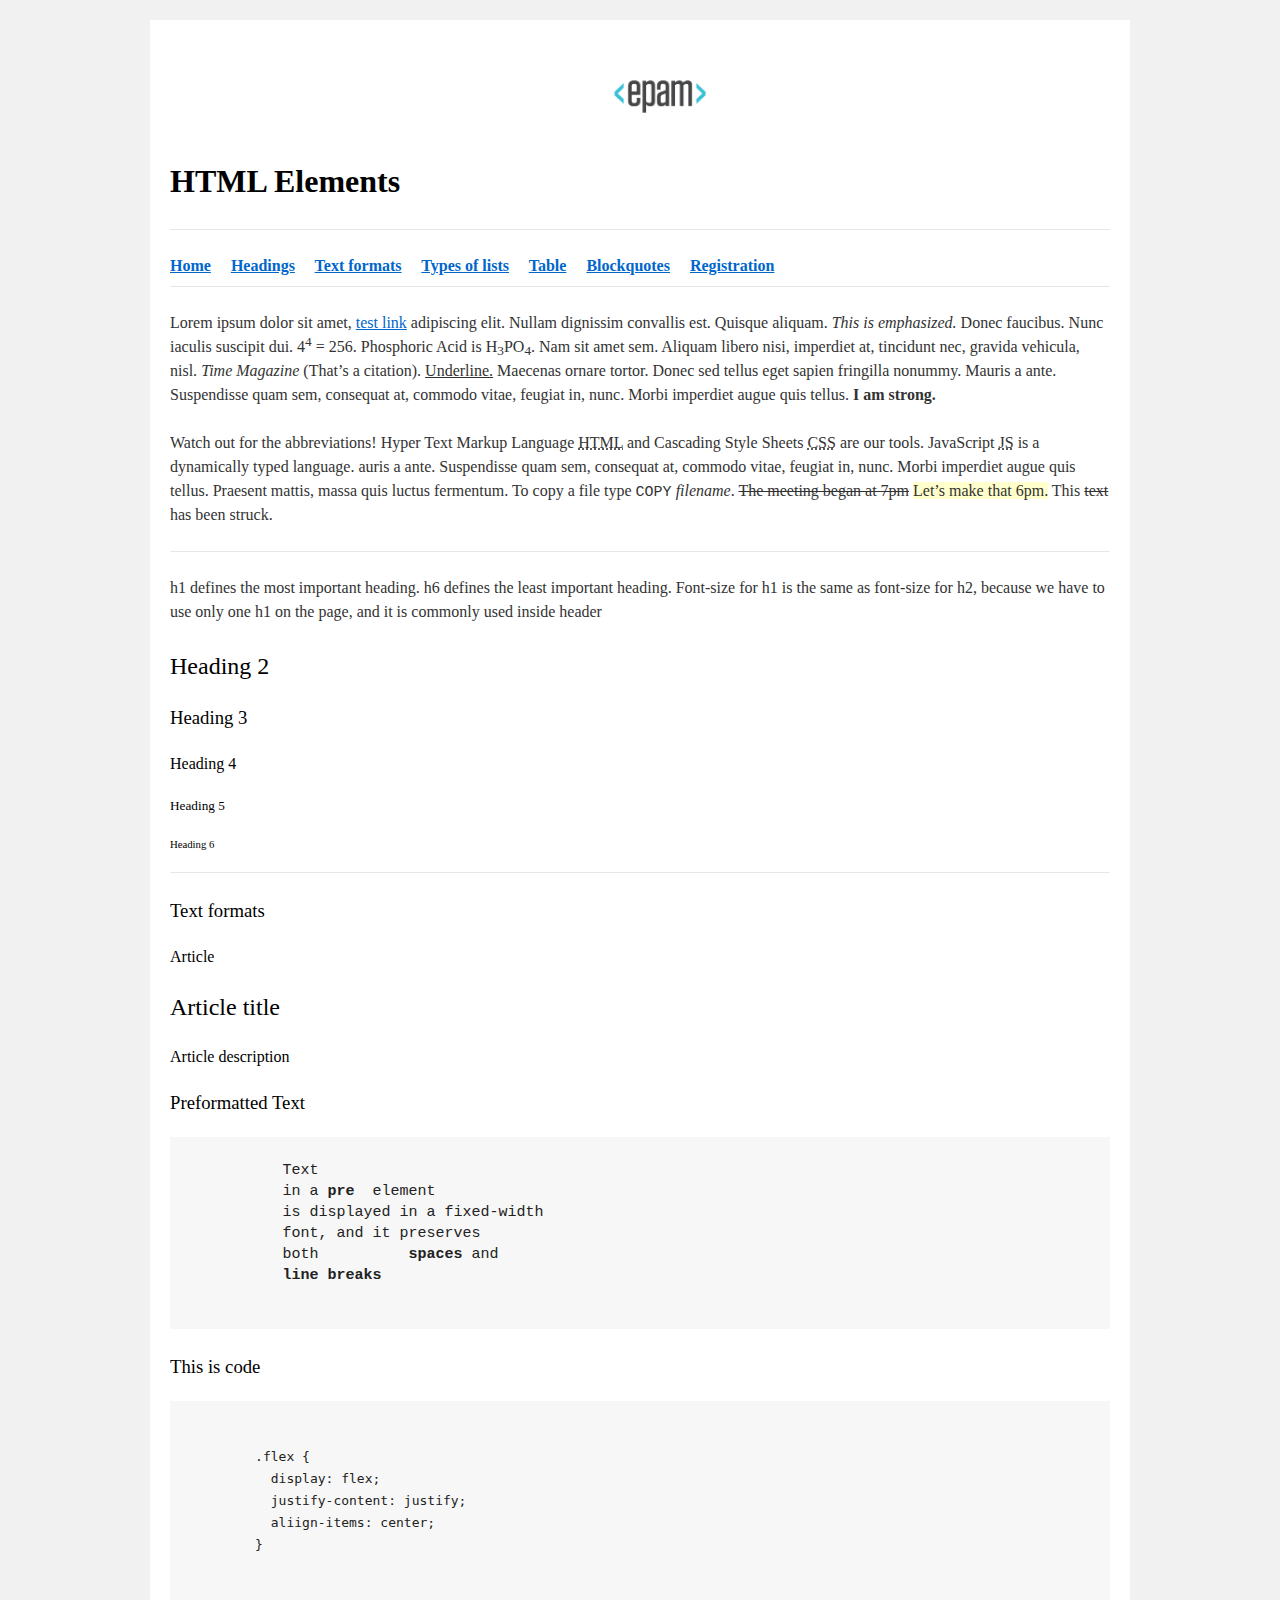
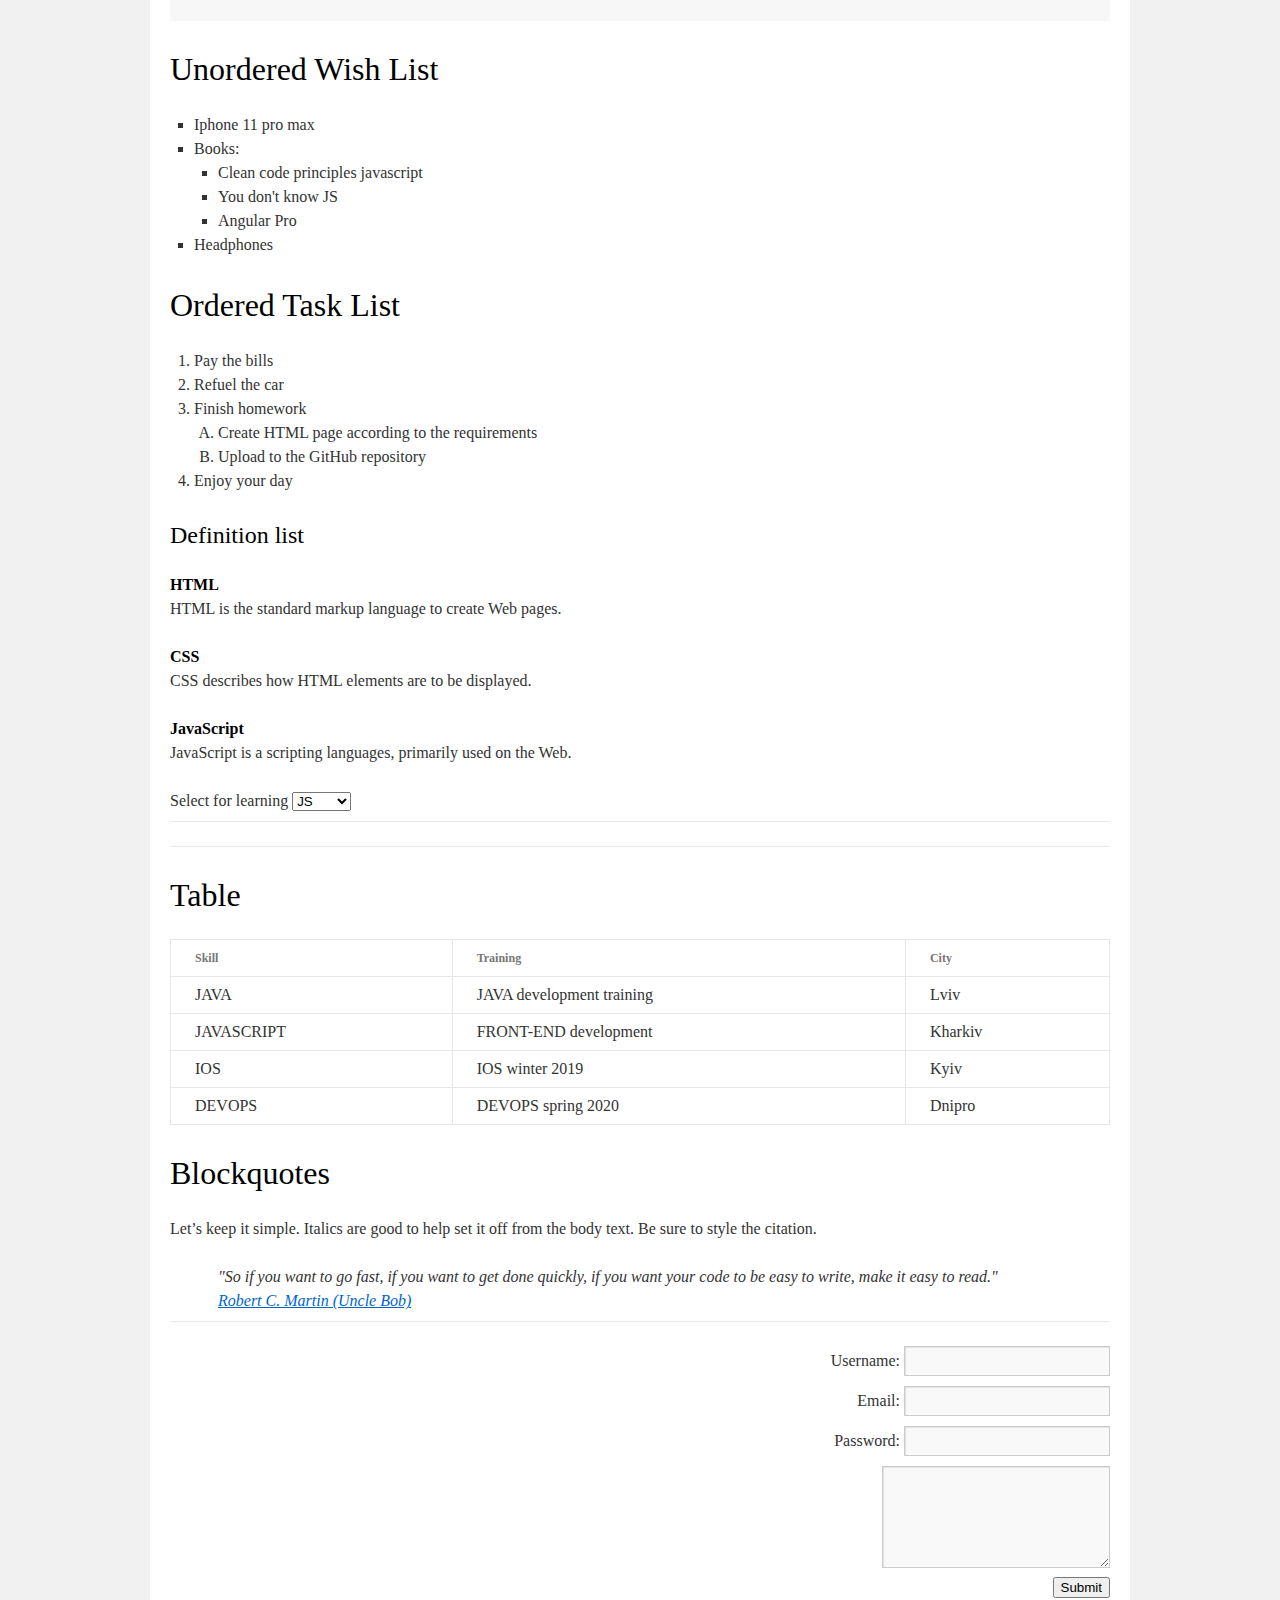
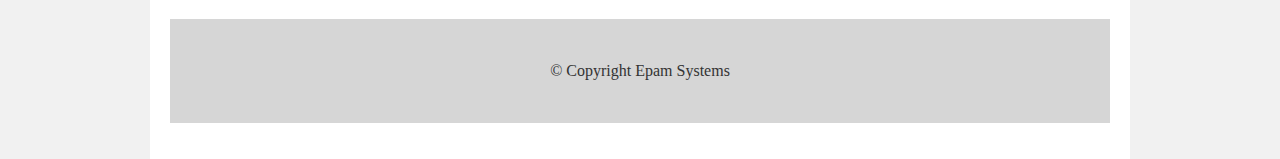
<file: FL12_HW1/homework/index.html>
<!DOCTYPE html>
<html lang="en">

<head>
  <meta charset="utf-8">
  <title>
    HTML Basics
  </title>
  <link rel="stylesheet" href="style.css">
</head>

<body>
  <div id="wrapper">
    <div id="main">
      <div id="container">
        <div id="content" role="main">
          
          <p>
              <img src="logo.png" width=150 alt="">
          </p>
  
 
  <h1><strong>HTML Elements </strong></h1> 
   
<p>
<hr>
<header>

             <nav>    
                    <strong>
                        <a href="#home">Home</a> &nbsp; &nbsp;
                        <a href="#headings">Headings</a> &nbsp; &nbsp;
                        <a href="#formats">Text formats</a> &nbsp; &nbsp;
                        <a href="#typesoflists">Types of lists</a> &nbsp; &nbsp;
                        <a href="#table">Table</a> &nbsp; &nbsp;
                        <a href="#blockquotes">Blockquotes</a> &nbsp; &nbsp;
                        <a href="#registration">Registration</a>
                    </strong>
               </nav>
             
  </header>
<hr>
 <p>  Lorem ipsum dolor sit amet,
<a href="#">test link</a>
adipiscing elit.
Nullam dignissim convallis est. Quisque aliquam.
<em>This is emphasized.</em>
Donec faucibus. Nunc iaculis suscipit dui. 4<sup>4</sup> = 256.
Phosphoric Acid is H<sub>3</sub>PO<sub>4</sub>.
Nam sit amet sem. Aliquam libero nisi, imperdiet at, tincidunt nec, gravida vehicula, nisl.
<cite>Time Magazine</cite>
(That’s a citation).
<u>Underline.</u>
Maecenas ornare tortor. Donec sed tellus eget sapien fringilla nonummy. Mauris a ante. Suspendisse quam sem, consequat at, commodo vitae, feugiat in, nunc. Morbi imperdiet augue quis tellus.
<strong>I am strong.</strong> 
</p>
  
<p>
Watch out for the abbreviations!
Hyper Text Markup Language <abbr title="Hyper Text Markup Language">HTML</abbr>
and
Cascading Style Sheets <abbr title="Cascading Style Sheets">CSS</abbr>
are our tools.
JavaScript <abbr title="JavaScript">JS</abbr>
is a dynamically typed language.
auris a ante. Suspendisse quam sem, consequat at, commodo vitae, feugiat in, nunc. Morbi imperdiet augue quis tellus. Praesent mattis, massa quis luctus fermentum. To copy a file type
<kbd>COPY</kbd>
<em>filename</em>.
<del>The meeting began at 7pm</del> 
<ins>Let’s make that 6pm.</ins>
This <del>text</del> has been struck.
</p>   
<hr> 
<p id="headings">  
  h1 defines the most important heading. h6 defines the least important heading. Font-size for h1 is the same as font-size for h2, because we have to use only one h1 on the page, and it is commonly used inside header     
</p>
<h2>Heading 2</h2>
<h3>Heading 3</h3>
<h4>Heading 4</h4>
<h5>Heading 5</h5>
<h6>Heading 6</h6>
<hr>

  <header id="formats"><h3>Text formats</h3></header>
<h4>Article</h4> 


<header><h2>Article title</h2></header>
<h4>Article description</h4>


<header><h3>Preformatted Text</h3></header>

      <pre>
          Text
          in a <b>pre</b>  element
          is displayed in a fixed-width
          font, and it preserves
          both          <b>spaces</b> and
          <b>line breaks</b>
      </pre>

<header><h3>This is code</h3></header>

  <pre>
    <code>
        .flex {
          display: flex;
          justify-content: justify;
          aliign-items: center;
        }
    </code>
  </pre>



<h1 id="typesoflists">Unordered Wish List</h1>

     <ul>
       <li>Iphone 11 pro max</li>
       <li>Books:
          <ul>
              <li>Clean code principles javascript</li>
              <li>You don't know JS</li>
              <li>Angular Pro</li>
            </ul>
       </li>
       
       <li>Headphones</li>
     </ul>
<h1>Ordered Task List</h1>

    <ol type=1>
       <li>Pay the bills</li>
       <li>Refuel the car</li>
       <li>Finish homework
          <ol type=A>
              <li>Create HTML page according to the requirements</li>
              <li>Upload to the GitHub repository</li>
           </ol>
       </li>
       
       <li>Enjoy your day</li>
    </ol>
<h2>Definition list</h2>
      <dl>
          <dt>HTML</dt>
          <dd>HTML is the standard markup language to create Web pages.</dd>
          <dt>CSS</dt>
          <dd>CSS describes how HTML elements are to be displayed.</dd>
          <dt>JavaScript</dt>
          <dd>JavaScript is a scripting languages, primarily used on the Web.</dd>
      </dl>

<label >Select for learning 
  <select>
<option value="">JS</option>
<option value="">HTML</option>
<option value="">CSS</option>
  </select>
</label>
<hr><hr>
<h1 id="table">Table</h1>
<table>
     <tr>
        <th>Skill</th>
        <th>Training </th>       
        <th>City </th>
     </tr>
     <tr>
         <td>JAVA</td>
         <td>JAVA development training</td>
         <td>Lviv</td>
     </tr>
     <tr>
         <td>JAVASCRIPT</td>
         <td>FRONT-END development</td>
         <td>Kharkiv</td>
     </tr>
     <tr>
         <td>IOS</td>
         <td>IOS winter 2019</td>
         <td>Kyiv</td>
     </tr>
     <tr>
         <td>DEVOPS</td>
         <td>DEVOPS spring 2020</td>
         <td>Dnipro</td>
     </tr>

</table>
<h1 id="blockquotes">Blockquotes</h1>
 <p>Let’s keep it simple. Italics are good to help set it off from the body text.
 Be sure to style the citation.</p>
<blockquote> 
"So if you want to go fast, if you want to get done quickly, 
if you want your code to be easy to write, make it easy to read."<br>
<a href="#">Robert C. Martin (Uncle Bob)</a>
</blockquote>
<hr>

<form id="registration">
<label >Username: <input type="text"></label>
<br>
<label >Email: <input type="text"></label>
<br>
<label >Password: <input type="password"></label>
<br>
<textarea  cols="23" rows="4"></textarea>
<br>
<button type="submit" >Submit</button>
</form>

<footer>
  <span>&copy; Copyright Epam Systems</span>
</footer>
</div>
      </div>
    </div>
  </div>
</body>

</html>
</file>
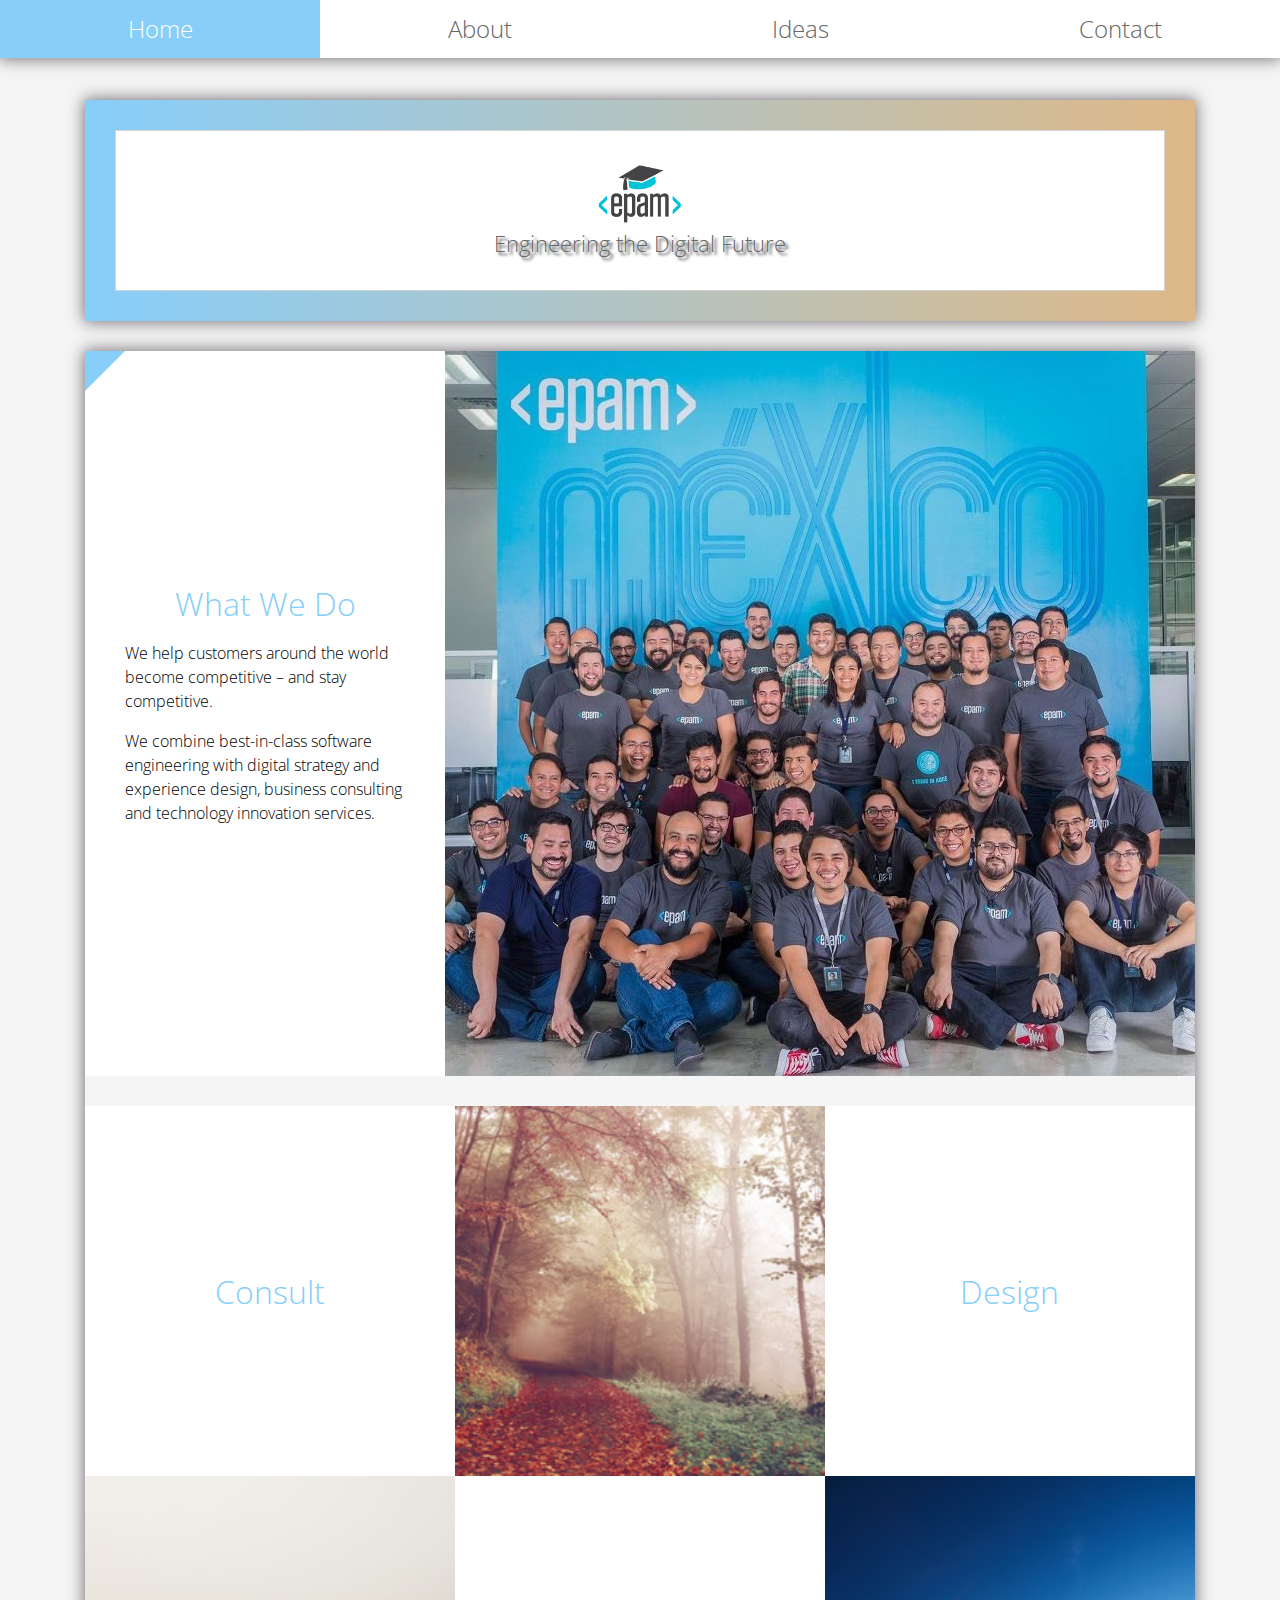
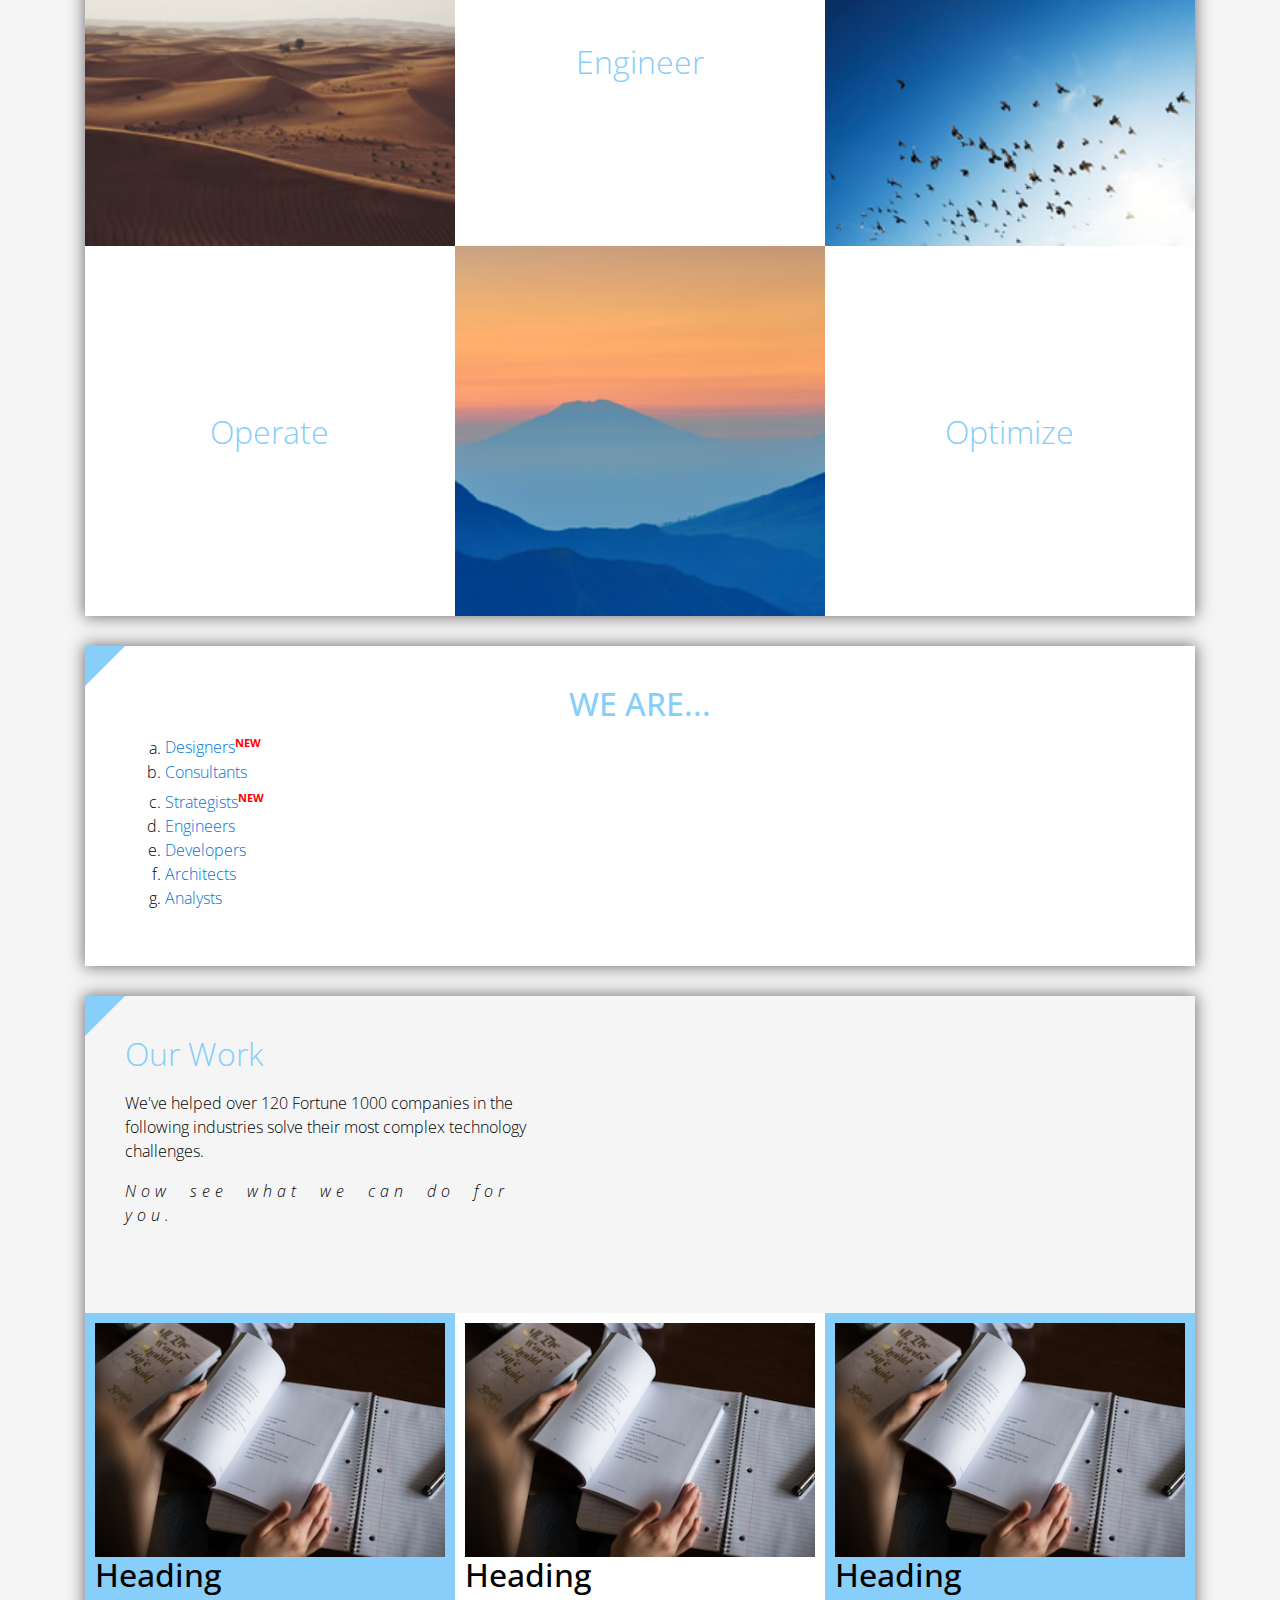
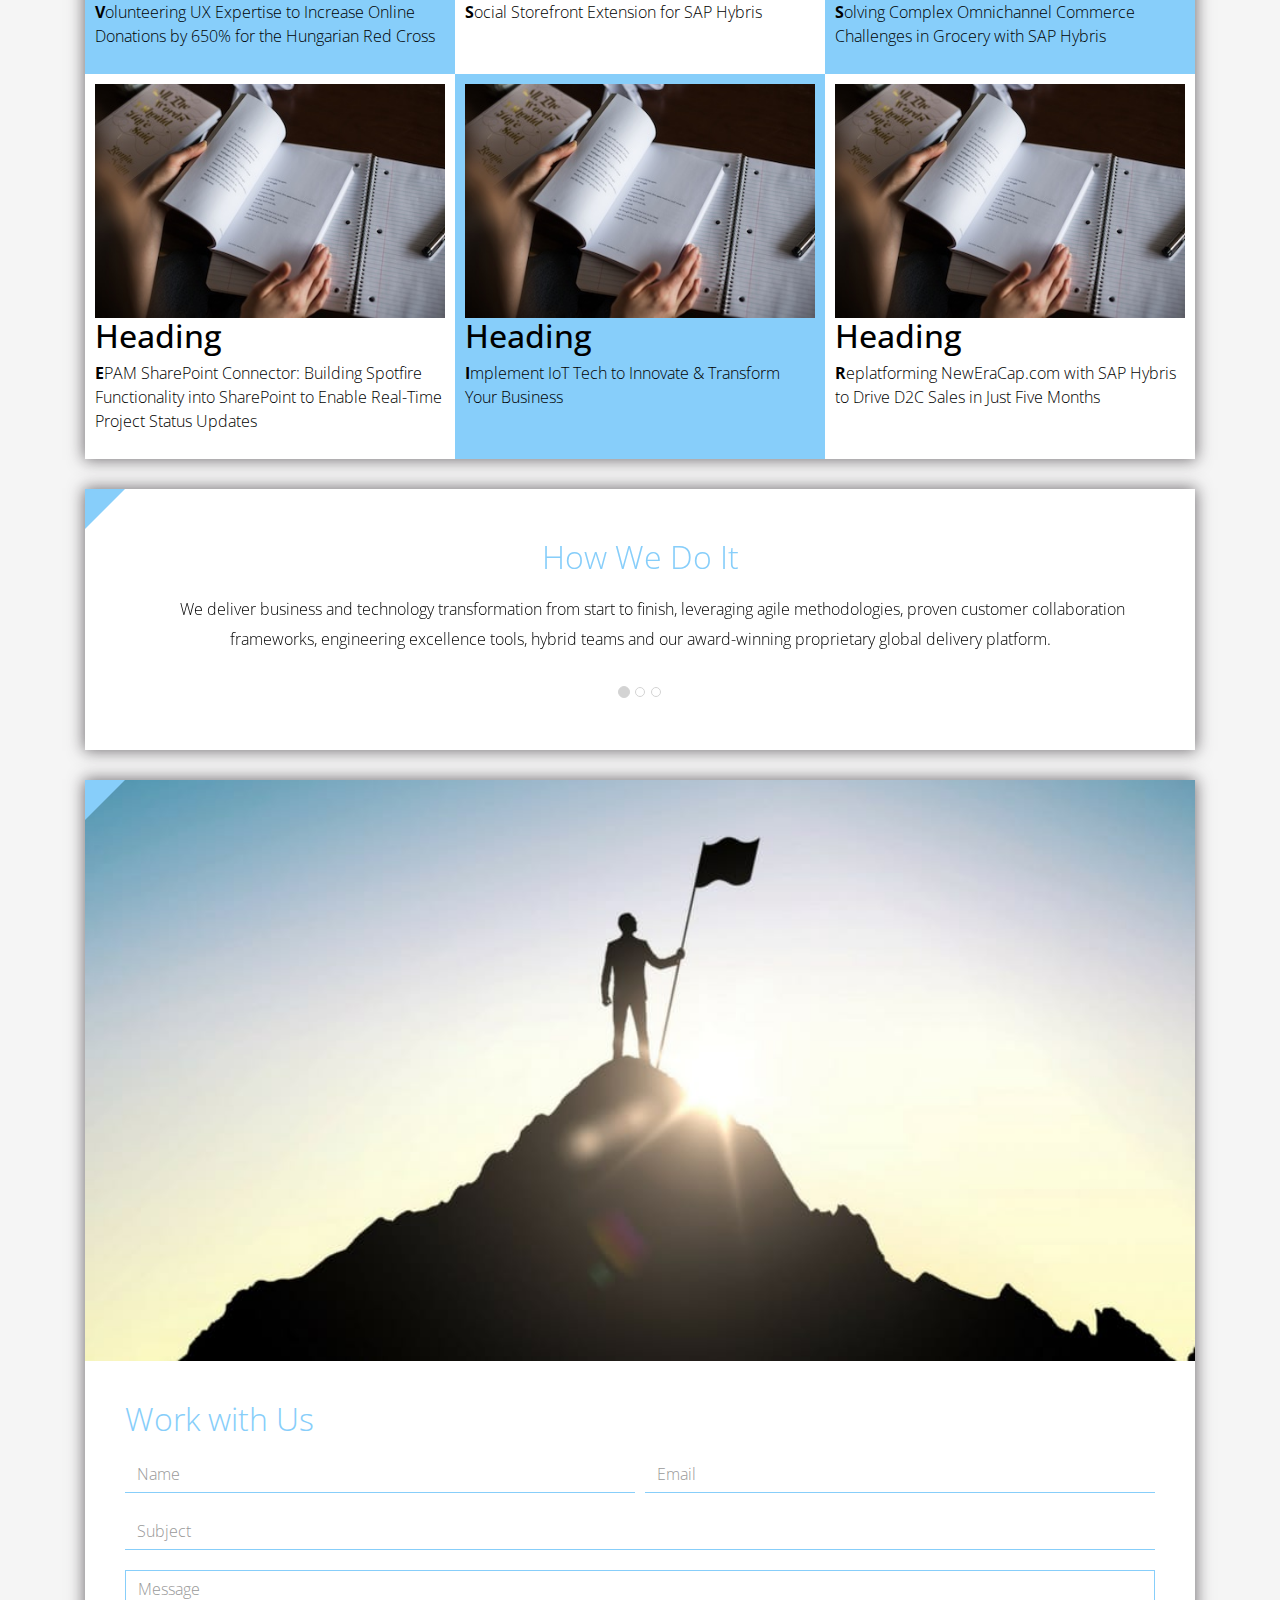
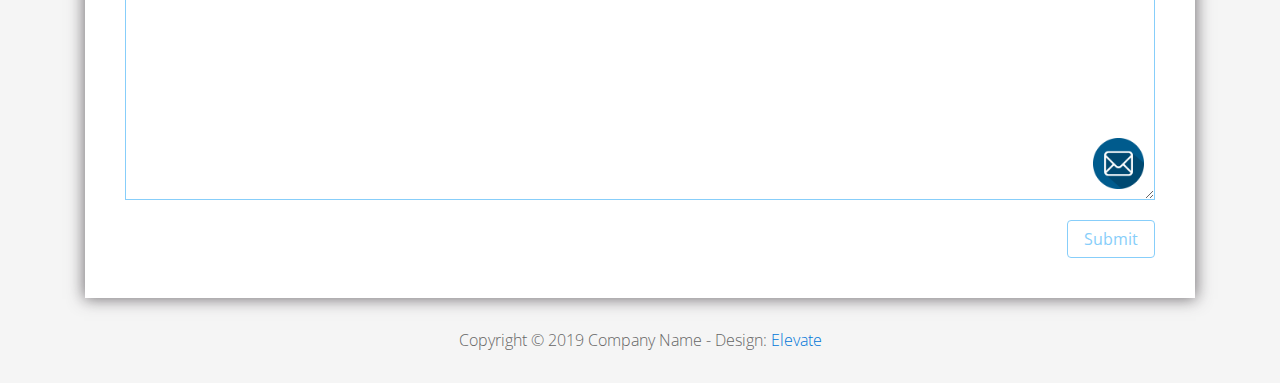
<file: FL12_HW2/homework/index.html>
<!DOCTYPE html>
<html lang="en">
<head>
  <meta charset="utf-8">
  <meta http-equiv="X-UA-Compatible" content="IE=edge">
  <meta name="viewport" content="width=device-width, initial-scale=1">

  <title>CSS Basics HW</title>



  <!-- load stylesheets -->
  <link rel="stylesheet" href="http://fonts.googleapis.com/css?family=Open+Sans:300,400">
  <!-- Google web font "Open Sans" -->
  <link rel="stylesheet" href="css/bootstrap.min.css">
  <!-- Bootstrap style -->
  <link rel="stylesheet" href="css/general.css">
  <link rel="stylesheet" href="css/style.css">
  <!-- Templatemo style -->
</head>

<body>
<div class="container">

  <div class="tm-sidebar">
    <nav class="tm-main-nav">
      <ul>
        <li class="tm-nav-item"><a href="#home" class="tm-nav-item-link">Home</a></li>
        <li class="tm-nav-item"><a href="#about" class="tm-nav-item-link">About</a></li>
        <li class="tm-nav-item"><a href="#ideas" class="tm-nav-item-link">Ideas</a></li>
        <li class="tm-nav-item"><a href="#contact" class="tm-nav-item-link">Contact</a></li>
      </ul>
    </nav>
  </div>

  <div class="tm-main-content">

    <div id="home" class="tm-content-box tm-content-header margin-b-10">
      <div class="tm-banner">
        <div class="tm-banner-inner">
          <img src="img/epam_logo.png" width="100" alt="">
          <p class="tm-banner-text">Engineering the Digital Future</p>
        </div>
      </div>
    </div>

    <section>
      <div class="tm-content-box flex-2-col">

        <div class="padding-medium flex-item tm-team-description-container flex-item">
          <h2 class="tm-section-title">What We Do</h2>
          <p class="tm-section-description">We help customers around the world become competitive – and stay competitive.</p>
          <p class="tm-section-description"> We combine best-in-class software engineering with digital strategy and experience design, business consulting and technology innovation services.</p>
        </div>
        <div class="flex-item tm-team-img">
          <img src="img/epam-mexico.jpg" alt="epam-mexico">
        </div>

      </div>

      <div id="about" class="tm-content-box">

        <ul class="boxes gallery-container">
          <li class="box box-bg">
            <h2 class="tm-section-title tm-section-title-box tm-box-bg-title">Consult</h2>
          </li>
          <li class="box">
            <a href="img/idea-large-01.jpg">
              <img src="img/idea-01.jpg" alt="Image" class="img-fluid thumbnail box-img">
            </a>
          </li>
          <li class="box box-bg">
            <h2 class="tm-section-title tm-section-title-box tm-box-bg-title">Design</h2>
          </li>
          <li class="box">
            <a href="img/idea-large-02.jpg">
              <img src="img/idea-02.jpg" alt="Image" class="img-fluid thumbnail box-img">
            </a>
          </li>
          <li class="box box-bg">
            <h2 class="tm-section-title tm-section-title-box tm-box-bg-title">Engineer</h2>
          </li>
          <li class="box">
            <a href="img/idea-large-03.jpg">
              <img src="img/idea-03.jpg" alt="Image" class="img-fluid thumbnail box-img">
            </a>
          </li>
          <li class="box box-bg">
            <h2 class="tm-section-title tm-section-title-box tm-box-bg-title">Operate</h2>
          </li>
          <li class="box">
            <a href="img/idea-large-04.jpg">
              <img src="img/idea-04.jpg" alt="Image" class="img-fluid thumbnail box-img">
            </a>
          </li>
          <li class="box box-bg">
            <h2 class="tm-section-title tm-section-title-box tm-box-bg-title">Optimize</h2>
          </li>
        </ul>

      </div>

    </section>

    <!-- slider -->
    <section class="heading tm-content-box">
      <div class="padding-medium">
        <h2> WE ARE...</h2>
        <ol>
          <li><a href="index.html" class="text">Designers</a></li>
          <li><a href="index.html">Consultants</a></li>
          <li><a href="#" class="text">Strategists</a></li>
          <li><a href="#">Engineers</a></li>
          <li><a href="#">Developers</a></li>
          <li><a href="#">Architects</a></li>
          <li><a href="#">Analysts</a></li>
        </ol>
      </div>
    </section>

    <section class="blocks">
      <div class="padding-medium flex-item tm-team-description-container">
        <h2 class="tm-section-title">Our Work</h2>
        <p class="tm-section-description">We've helped over 120 Fortune 1000 companies in the following industries solve their most complex technology challenges. </p>
        <p class="tm-section-description"> Now see what we can do for you.</p>
      </div>
      <div class="tm-content-box flex-2-col">
      </div>
      <div  class="tm-content-box">
        <ul class="boxes gallery-container">
          <li class="box box-work">
            <img src="img/study.jpeg" alt="Image" class="img-fluid">
            <div>
              <h2>Heading</h2>
              <p>Volunteering UX Expertise to Increase Online Donations by 650% for the Hungarian Red Cross</p>
            </div>
          </li>
          <li class="box box-work">
            <img src="img/study.jpeg" alt="Image" class="img-fluid">
            <div>
              <h2>Heading</h2>
              <p>Social Storefront Extension for SAP Hybris</p>
            </div>
          </li>
          <li class="box box-work">
            <img src="img/study.jpeg" alt="Image" class="img-fluid">
            <div>
              <h2>Heading</h2>
              <p>Solving Complex Omnichannel Commerce Challenges in Grocery with SAP Hybris</p>
            </div>
          </li>
          <li class="box box-work">
            <img src="img/study.jpeg" alt="Image" class="img-fluid">
            <div>
              <h2>Heading</h2>
              <p>EPAM SharePoint Connector: Building Spotfire Functionality into SharePoint to Enable Real-Time Project Status Updates</p>
            </div>
          </li>
          <li class="box box-work">
            <img src="img/study.jpeg" alt="Image" class="img-fluid">
            <div>
              <h2>Heading</h2>
              <p>Implement IoT Tech to Innovate &amp; Transform Your Business</p>
            </div>
          </li>
          <li class="box box-work">
            <img src="img/study.jpeg" alt="Image" class="img-fluid">
            <div>
              <h2>Heading</h2>
              <p>Replatforming NewEraCap.com with SAP Hybris to Drive D2C Sales in Just Five Months</p>
            </div>
          </li>
        </ul>

      </div>
    </section>

    <section id="ideas">
      <div id="tmCarousel" class="carousel slide tm-content-box" data-ride="carousel">

        <ol class="carousel-indicators">
          <li data-target="#tmCarousel" data-slide-to="0" class="active"></li>
          <li data-target="#tmCarousel" data-slide-to="1" class=""></li>
          <li data-target="#tmCarousel" data-slide-to="2" class=""></li>
        </ol>

        <div class="carousel-inner" role="listbox">

          <div class="carousel-item active">
            <div class="carousel-content">
              <div class="flex-item">
                <h2 class="tm-section-title">How We Do It</h2>
                <p class="tm-section-description carousel-description">We deliver business and technology transformation from start to finish, leveraging agile methodologies, proven customer collaboration frameworks, engineering excellence tools, hybrid teams and our award-winning proprietary global delivery platform.</p>
              </div>
            </div>
          </div>

          <div class="carousel-item">
            <div class="carousel-content">
              <div class="flex-item">
                <h2 class="tm-section-title">Our Clients</h2>
                <p class="tm-section-description carousel-description">Lorem ipsum dolor sit amet,
                  consectetur adipiscing elit. Quisque vel nisi pharetra nibh varius pharetra ac
                  sagittis nisi. Etiam pharetra vestibulum hendrerit. Pellentesque interdum metus
                  sed massa rutrum.</p>
              </div>
            </div>
          </div>

          <div class="carousel-item">
            <div class="carousel-content">
              <div class="flex-item">
                <h2 class="tm-section-title">Our Projects</h2>
                <p class="tm-section-description carousel-description">Donec ex libero, fringilla
                  vitae purus sit amet, rhoncus pharetra lorem. Pellentesque id sem id lacus
                  ultricies vehicula. Aliquam rutrum mi non. Pellentesque interdum metus sed massa
                  rutrum.</p>
              </div>
            </div>
          </div>

        </div>

      </div>
    </section>

    <section class="tm-content-box">
      <img src="img/contact-us.jpg" alt="Contact image" class="img-fluid img-contact-us">

      <div id="contact" class="padding-medium">
        <h2 class="tm-section-title">Work with Us</h2>
        <form action="#contact" method="get" class="contact-form">

          <div class="form-group col-xs-12 col-sm-12 col-md-6 col-lg-6 form-group-2-col-left">
            <input type="text" id="contact_name" name="contact_name" class="form-control"
                   placeholder="Name" required/>
          </div>
          <div class="form-group col-xs-12 col-sm-12 col-md-6 col-lg-6 form-group-2-col-right mandatory-field">
            <input type="email" id="contact_email" name="contact_email" class="form-control"
                   placeholder="Email" required/>
          </div>
          <div class="form-group">
            <input type="text" id="contact_subject" name="contact_subject" class="form-control"
                   placeholder="Subject" required/>
          </div>
          <div class="form-group">
            <textarea id="contact_message" name="contact_message" class="form-control" rows="9"
                      placeholder="Message" required></textarea>
          </div>

          <button type="submit" class="btn btn-primary submit-btn">Submit</button>

        </form>
      </div>
    </section>

    <footer class="tm-footer">
      <p class="text-xs-center">Copyright &copy; 2019 Company Name

        - Design: <a rel="nofollow" href="http://www.templatemo.com/tm-481-elevate"
                     target="_parent">Elevate</a></p>
    </footer>

  </div>

</div>

</body>
</html>
</file>
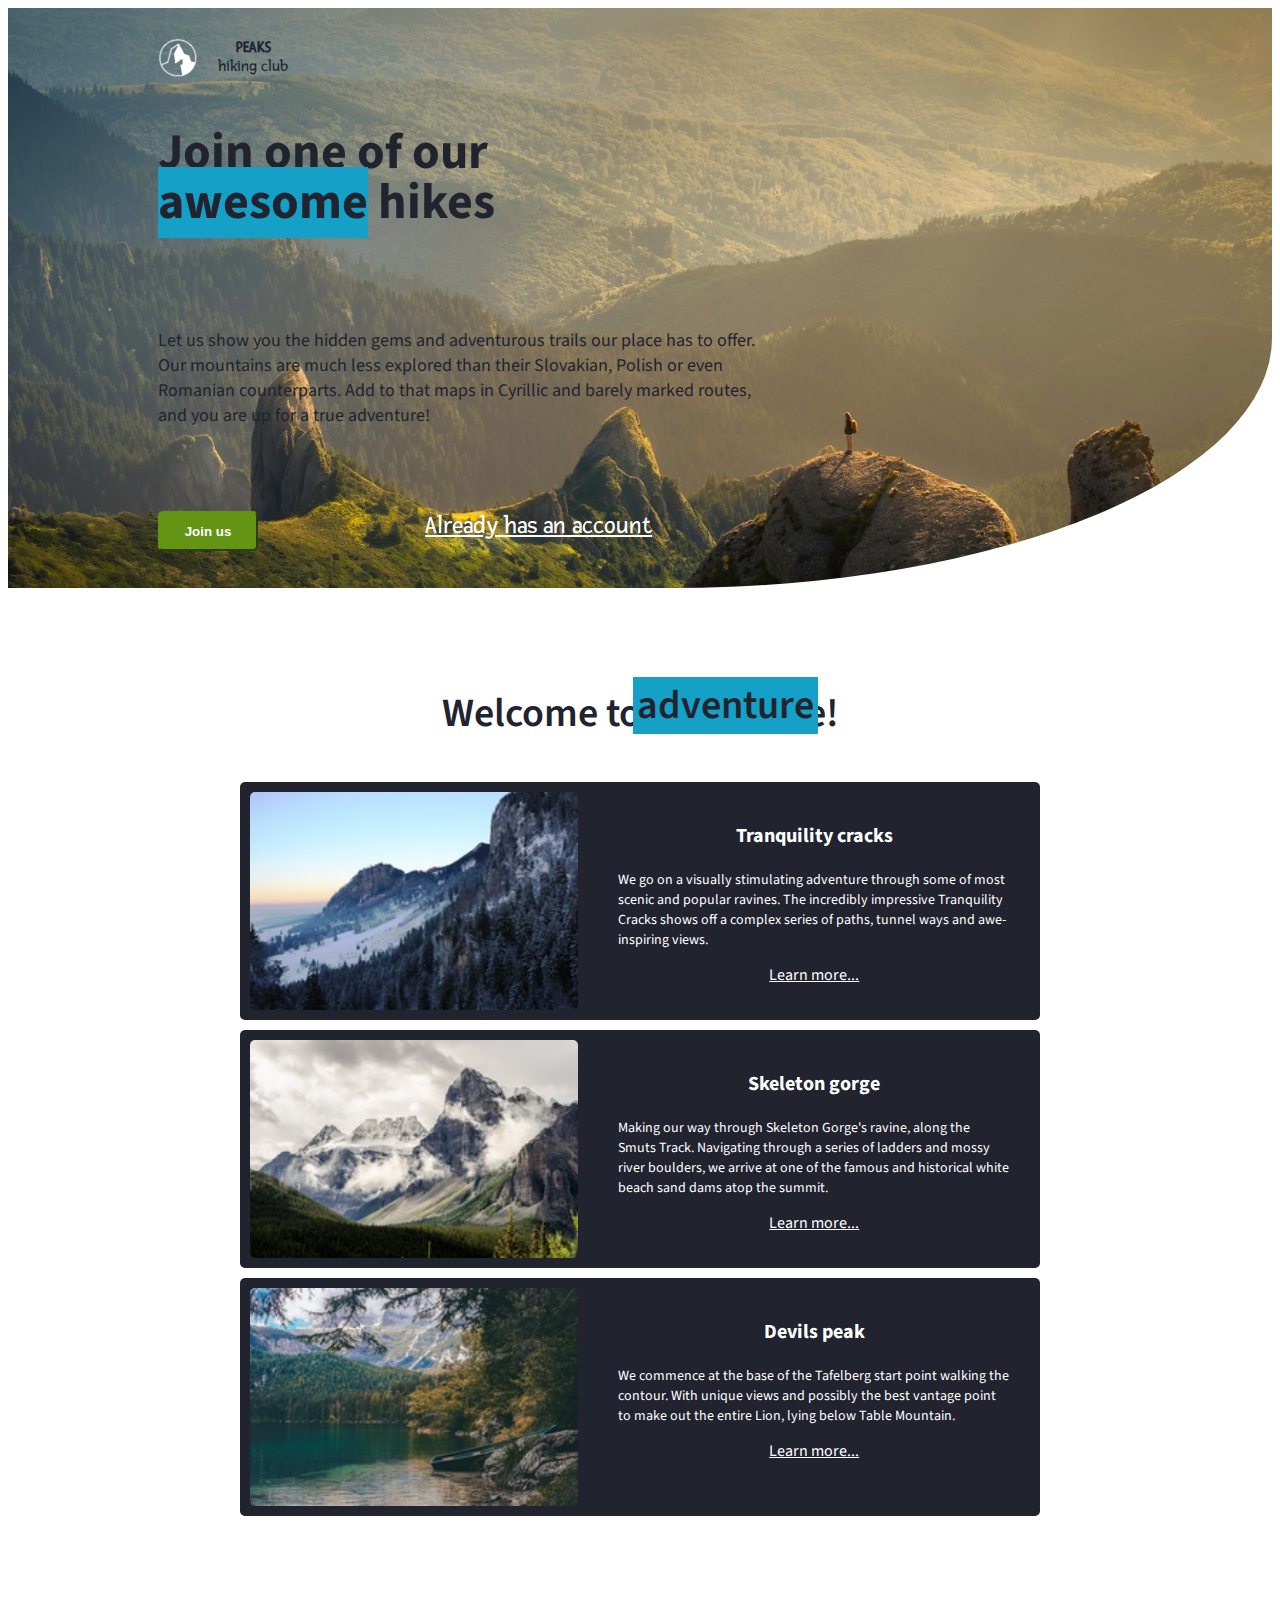
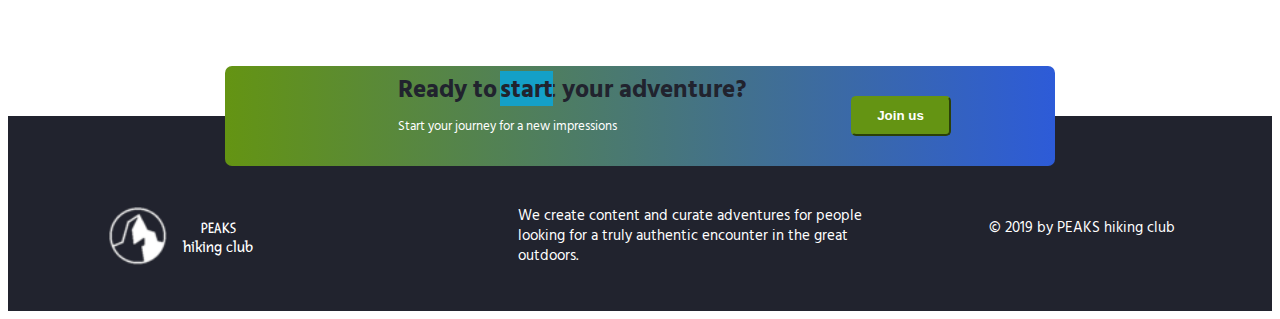
<file: FL12_HW3/homework/index.html>
<!DOCTYPE html>
<html lang="en">

<head>
    <meta charset="UTF-8">
    <meta name="viewport" content="width=device-width, initial-scale=1.0">
    <meta http-equiv="X-UA-Compatible" content="ie=edge">
    <link href="https://fonts.googleapis.com/css?family=Hind:400,600%7CSource+Sans+Pro:400,600,700%7CFresca"
          rel="stylesheet"/>

    <!-- Styles should be switched here: -->

    <link rel="stylesheet" type="text/css" href="css/style1.css">
    <!--     <link rel="stylesheet" type="text/css" href="css/style2.css">-->

    <title>PEAKS hiking club</title>
</head>

<body>
<header class="header">
    <div class="header-wrap">
        <div class="landing-logo">
            <img src="img/m-logo.png" alt="logo"/>
            <p>PEAKS<span>hiking club</span></p>
        </div>
        <p class="header_heading">
            Join one of our awesome hikes
        </p>
        <p class="header_text">
            Let us show you the hidden gems and adventurous trails our place has to offer.
            Our mountains are much less explored than their Slovakian,
            Polish or even Romanian counterparts. Add to that maps in Cyrillic and barely marked routes,
            and you are up for a true adventure!
        </p>
        <div>
            <button class="header_button">Join us</button>
            <a href="#" class="login">Already has an account</a>
        </div>
    </div>
</header>
<main class="section">
    <p class="section_text">
        Welcome to adventure!
    </p>
    <div class="section_card_wrap">
        <div class="section_card">
            <img class="section_card_img"
                 src="img/m-1.jpg"
                 alt="experts"/>
            <div class="section_card_right_container">
                <p class="section_card_heading">
                    Tranquility cracks
                </p>
                <p class="section_card_text">
                    We go on a visually stimulating adventure through some of most scenic and popular ravines.
                    The incredibly impressive Tranquility Cracks shows off a complex series of paths, tunnel ways and
                    awe-inspiring views.
                </p>
                <a href="#" class="section_link">Learn more...</a>
            </div>
        </div>
        <div class="section_card">
            <img class="section_card_img"
                 src="img/m-2.jpg"
                 alt="content formats"/>
            <div class="section_card_right_container">
                <p class="section_card_heading">
                    Skeleton gorge
                </p>
                <p class="section_card_text">
                    Making our way through Skeleton Gorge's ravine, along the Smuts Track.
                    Navigating through a series of ladders and mossy river boulders, we arrive at one of the famous and
                    historical white beach sand dams atop the summit.
                </p>
                <a href="#" class="section_link">Learn more...</a>
            </div>
        </div>
        <div class="section_card">
            <img class="section_card_img"
                 src="img/m-3.jpg"
                 alt="certificate"/>
            <div class="section_card_right_container">
                <p class="section_card_heading">
                    Devils peak
                </p>
                <p class="section_card_text">
                    We commence at the base of the Tafelberg start point walking the contour.
                    With unique views and possibly the best vantage point to make out the entire Lion, lying below Table
                    Mountain.
                </p>
                <a href="#" class="section_link">Learn more...</a>
            </div>
        </div>
    </div>
    <div class="section_banner">
        <div class="section_banner_text_wrap">
            <p class="section_banner_heading">
                Ready to start your adventure?
            </p>
            <p class="section_banner_text">
                Start your journey for a new impressions
            </p>
        </div>
        <button class="section_banner_button">Join us</button>
    </div>
</main>
<footer class="footer">
    <div class="footer-wrap">
        <div class="footer_logo landing-logo">
            <img src="img/m-logo.png" alt="logo"/>
            <p>PEAKS<span>hiking club</span></p>
        </div>
        <p class="footer_text">
            We create content and curate adventures for people looking for a truly authentic encounter in the great
            outdoors.
        </p>
        <span class="footer-cr">
          &copy; 2019 by PEAKS hiking club
        </span>
    </div>
</footer>
</body>

</html>
</file>
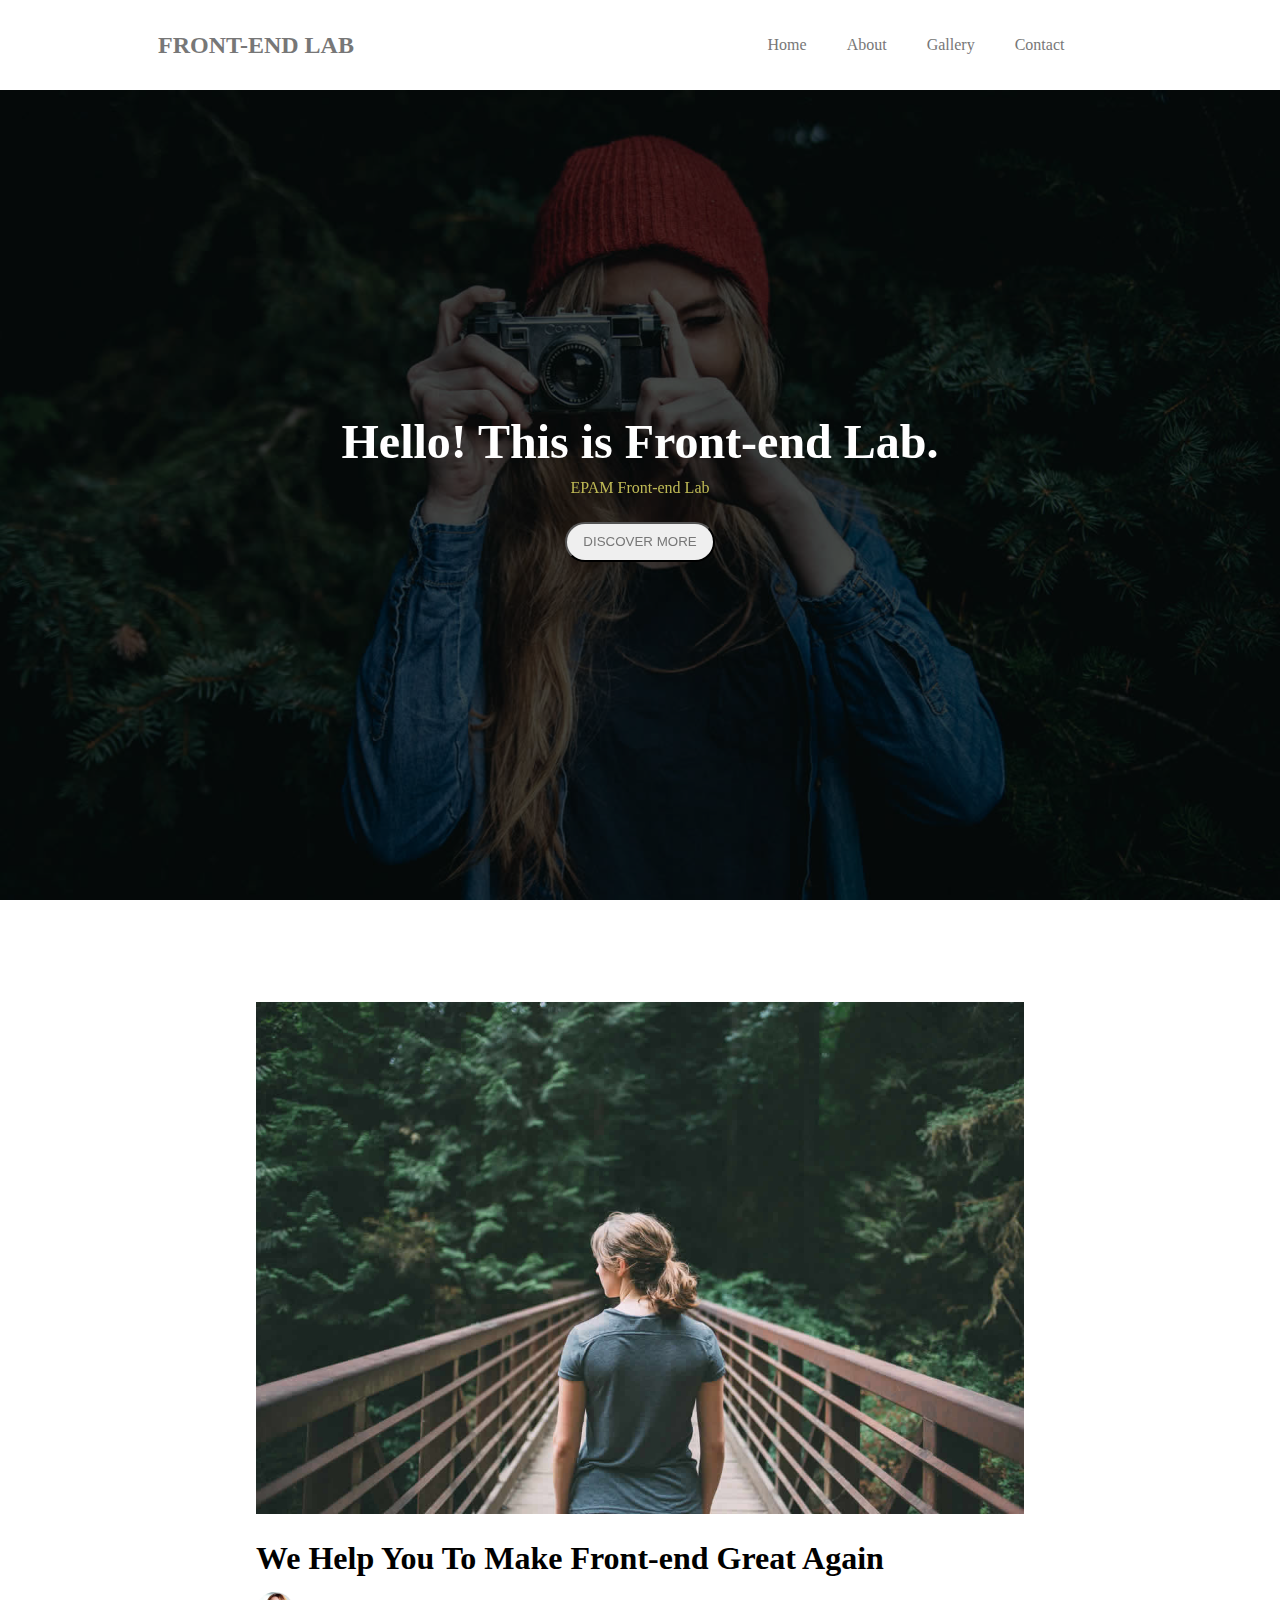
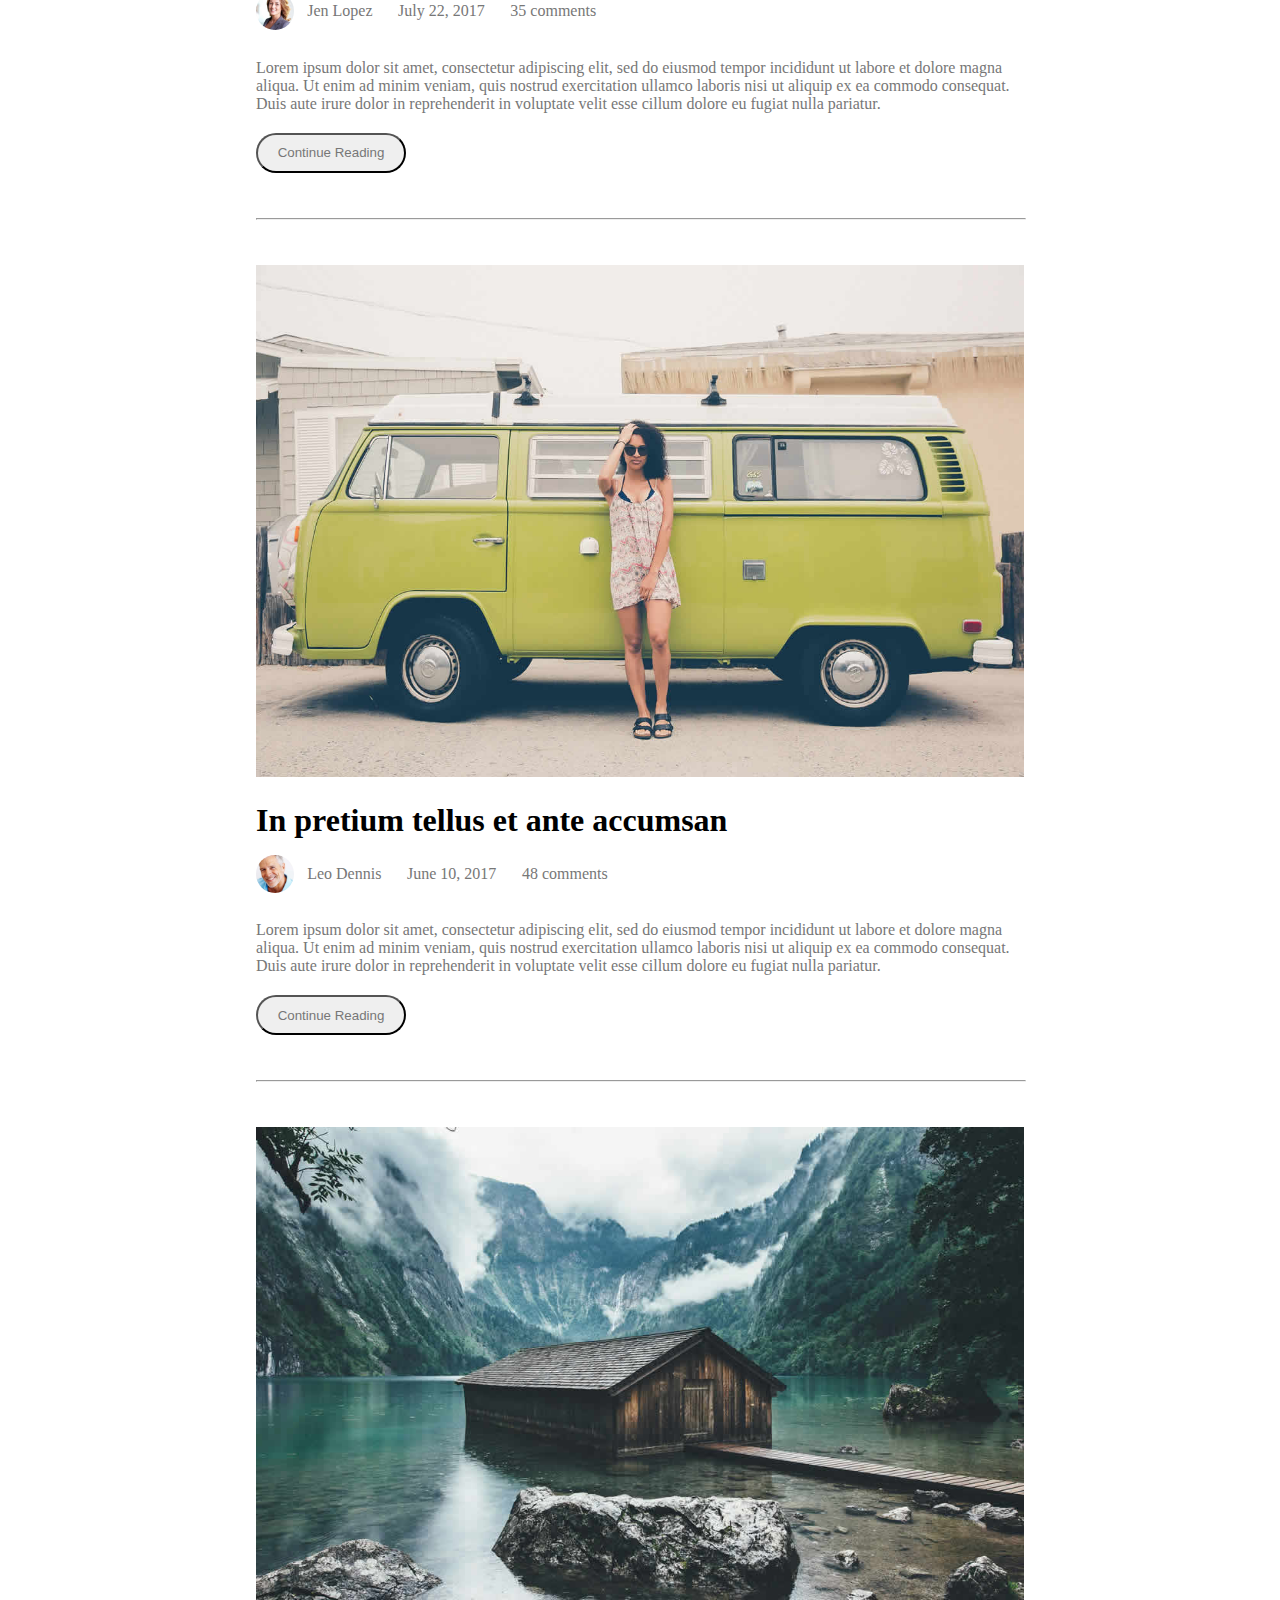
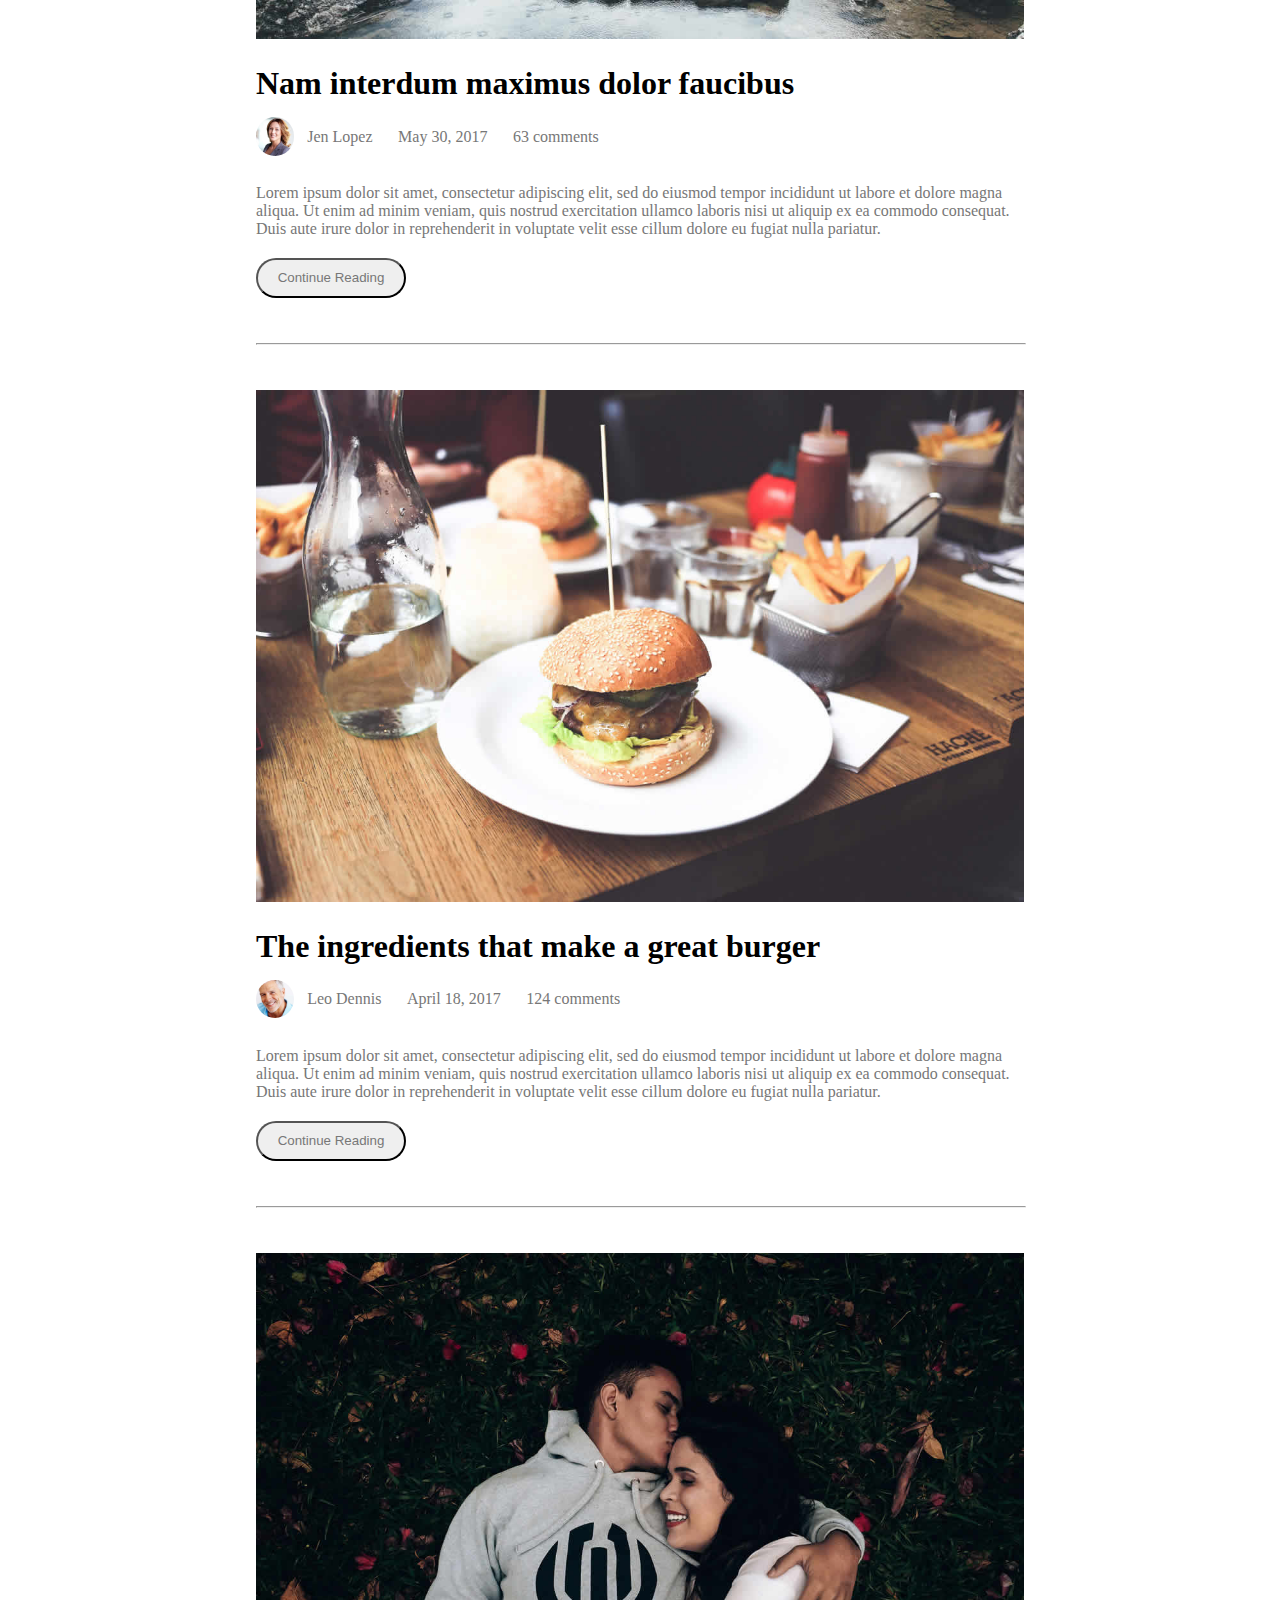
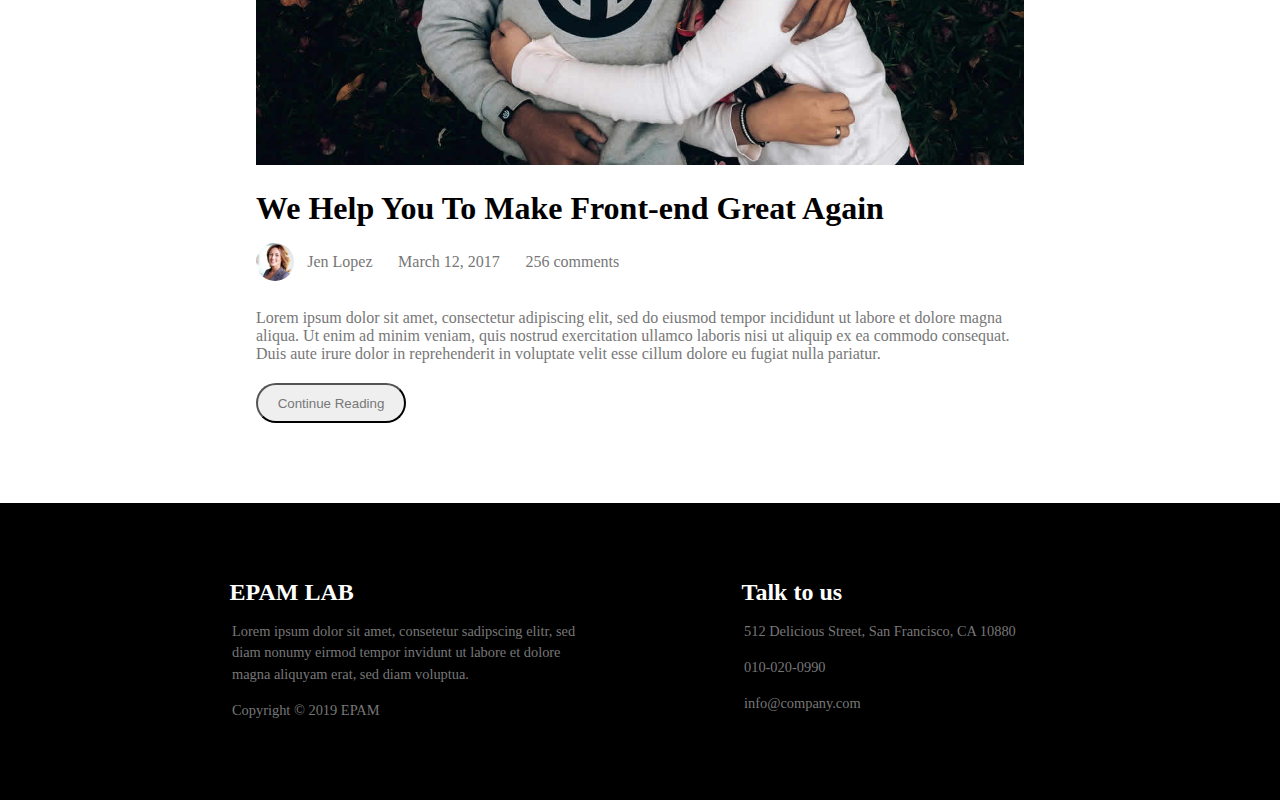
<file: FL12_HW4/homework/index.html>
<!DOCTYPE html>
<html lang="zxx">

<head>
    <meta charset="UTF-8">
    <meta name="viewport" content="width=device-width, initial-scale=1.0">
    <meta http-equiv="X-UA-Compatible" content="ie=edge">

    <link rel="stylesheet" type="text/css" href="css/style.css">


    <title>FL12_HW4</title>
</head>

<body>
    <header class="header">
        <div class="header-wrap">
            <div class="leftside">
                <span class="left-text">Front-end Lab</span>
            </div>
            <div class="rightside">
                <nav class="nav">
                    <ul>
                        <li class="nav-item"><a href="#" class="nav-item-link">Home</a></li>
                        <li class="nav-item"><a href="#" class="nav-item-link">About</a></li>
                        <li class="nav-item"><a href="#" class="nav-item-link">Gallery</a></li>
                        <li class="nav-item"><a href="#" class="nav-item-link">Contact</a></li>
                    </ul>

                </nav>

            </div>
        </div>
        <div class="hero-section">
            <div class="text">
                <span class="first-text">Hello! This is Front-end Lab.</span>
                <span class="second-text">EPAM Front-end Lab</span>
                <button class="button">Discover More</button>
            </div>

        </div>
    </header>



    <main class="main">
        <div class="container">
            <div class="photo">
                <img src="../homework/img/blog-image1.jpg" alt="blog-image1">
            </div>
            <span class="heading">
                We Help You To Make Front-end Great Again
            </span>
            <div class="chat-inform">
                <img src="../homework/img/author-image1.jpg" alt="Jen Lopez" class="account-photo">
                <span class="name">Jen Lopez</span>
                <span class="date">July 22, 2017</span>
                <span class="comments">35 comments</span>
            </div>
            <div class="main-text">
                Lorem ipsum dolor sit amet, consectetur adipiscing elit, sed do eiusmod tempor incididunt ut labore et
                dolore magna aliqua. Ut enim ad minim veniam, quis nostrud exercitation ullamco laboris nisi ut aliquip
                ex ea commodo consequat. Duis aute irure dolor in reprehenderit in voluptate velit esse cillum dolore eu
                fugiat nulla pariatur.
            </div>
            <button class="button">Continue Reading</button>
            <hr>

        </div>
        <div class="container">
            <div class="photo">
                <img src="../homework/img/blog-image2.jpg" alt="blog-image2 ">
            </div>
            <span class="heading">
                In pretium tellus et ante accumsan
            </span>
            <div class="chat-inform">
                <img src="../homework/img/author-image2.jpg" alt="Leo Dennis" class="account-photo">
                <span class="name">Leo Dennis</span>
                <span class="date">June 10, 2017</span>
                <span class="comments">48 comments</span>
            </div>
            <div class="main-text">
                Lorem ipsum dolor sit amet, consectetur adipiscing elit, sed do eiusmod tempor incididunt ut labore et
                dolore magna aliqua. Ut enim ad minim veniam, quis nostrud exercitation ullamco laboris nisi ut aliquip
                ex ea commodo consequat. Duis aute irure dolor in reprehenderit in voluptate velit esse cillum dolore eu
                fugiat nulla pariatur.
            </div>
            <button class="button">Continue Reading</button>
            <hr>

        </div>
        <div class="container">
            <div class="photo">
                <img src="../homework/img/blog-image3.jpg" alt="blog-image3">
            </div>
            <span class="heading">
                Nam interdum maximus dolor faucibus
            </span>
            <div class="chat-inform">
                <img src="../homework/img/author-image1.jpg" alt="Jen Lopez" class="account-photo">
                <span class="name">Jen Lopez</span>
                <span class="date">May 30, 2017</span>
                <span class="comments">63 comments</span>
            </div>
            <div class="main-text">
                Lorem ipsum dolor sit amet, consectetur adipiscing elit, sed do eiusmod tempor incididunt ut labore et
                dolore magna aliqua. Ut enim ad minim veniam, quis nostrud exercitation ullamco laboris nisi ut aliquip
                ex ea commodo consequat. Duis aute irure dolor in reprehenderit in voluptate velit esse cillum dolore eu
                fugiat nulla pariatur.
            </div>
            <button class="button">Continue Reading</button>
            <hr>

        </div>
        <div class="container">
            <div class="photo">
                <img src="../homework/img/blog-image4.jpg" alt="blog-image4 ">
            </div>
            <span class="heading">
                The ingredients that make a great burger
            </span>
            <div class="chat-inform">
                <img src="../homework/img/author-image2.jpg" alt="Leo Dennis" class="account-photo">
                <span class="name">Leo Dennis</span>
                <span class="date">April 18, 2017</span>
                <span class="comments">124 comments</span>
            </div>
            <div class="main-text">
                Lorem ipsum dolor sit amet, consectetur adipiscing elit, sed do eiusmod tempor incididunt ut labore et
                dolore magna aliqua. Ut enim ad minim veniam, quis nostrud exercitation ullamco laboris nisi ut aliquip
                ex ea commodo consequat. Duis aute irure dolor in reprehenderit in voluptate velit esse cillum dolore eu
                fugiat nulla pariatur.
            </div>
            <button class="button">Continue Reading</button>
            <hr>

        </div>
        <div class="container">
            <div class="photo">
                <img src="../homework/img/blog-image5.jpg" alt="blog-image5">
            </div>
            <span class="heading">
                We Help You To Make Front-end Great Again
            </span>
            <div class="chat-inform">
                <img src="../homework/img/author-image1.jpg" alt="Jen Lopez" class="account-photo">
                <span class="name">Jen Lopez</span>
                <span class="date">March 12, 2017</span>
                <span class="comments">256 comments</span>
            </div>
            <div class="main-text">
                Lorem ipsum dolor sit amet, consectetur adipiscing elit, sed do eiusmod tempor incididunt ut labore et
                dolore magna aliqua. Ut enim ad minim veniam, quis nostrud exercitation ullamco laboris nisi ut aliquip
                ex ea commodo consequat. Duis aute irure dolor in reprehenderit in voluptate velit esse cillum dolore eu
                fugiat nulla pariatur.
            </div>
            <button class="button">Continue Reading</button>

        </div>
    </main>
    <footer class="footer">
        <div class="footer-wrap">
            <div class="left-footer">
                <span class="footer-head">EPAM LAB</span>
                <span class="footer-body">Lorem ipsum dolor sit amet, consetetur sadipscing elitr,
                    sed diam nonumy eirmod tempor invidunt ut labore et dolore magna aliquyam erat,
                    sed diam voluptua.
                </span>
                <span class="footer-body">Copyright © 2019 EPAM</span>

            </div>
            <div class="right-footer">
                <span class="footer-head">Talk to us</span>
                <span class="footer-body">512 Delicious Street, San Francisco, CA 10880</span>
                <span class="footer-body">010-020-0990</span>
                <span class="footer-body">info@company.com</span>
            </div>
        </div>

    </footer>
</body>

</html>
</file>
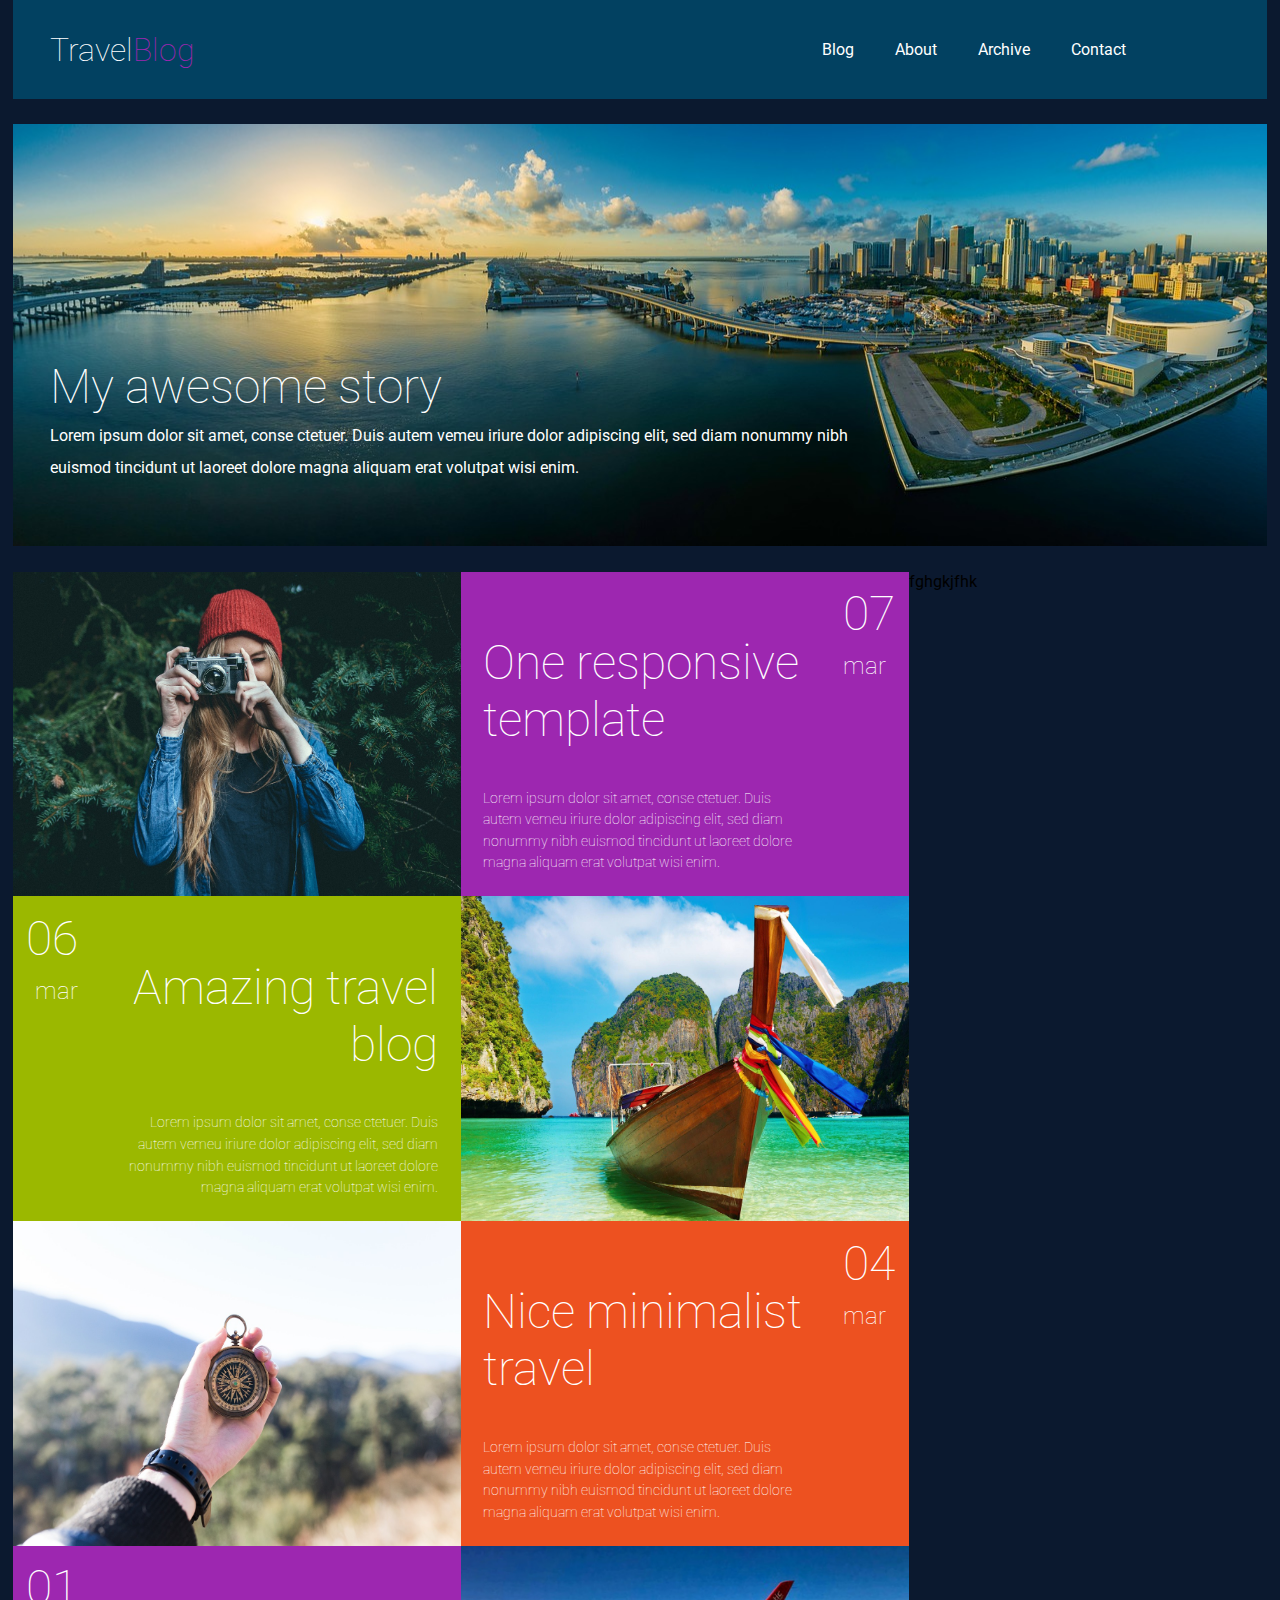
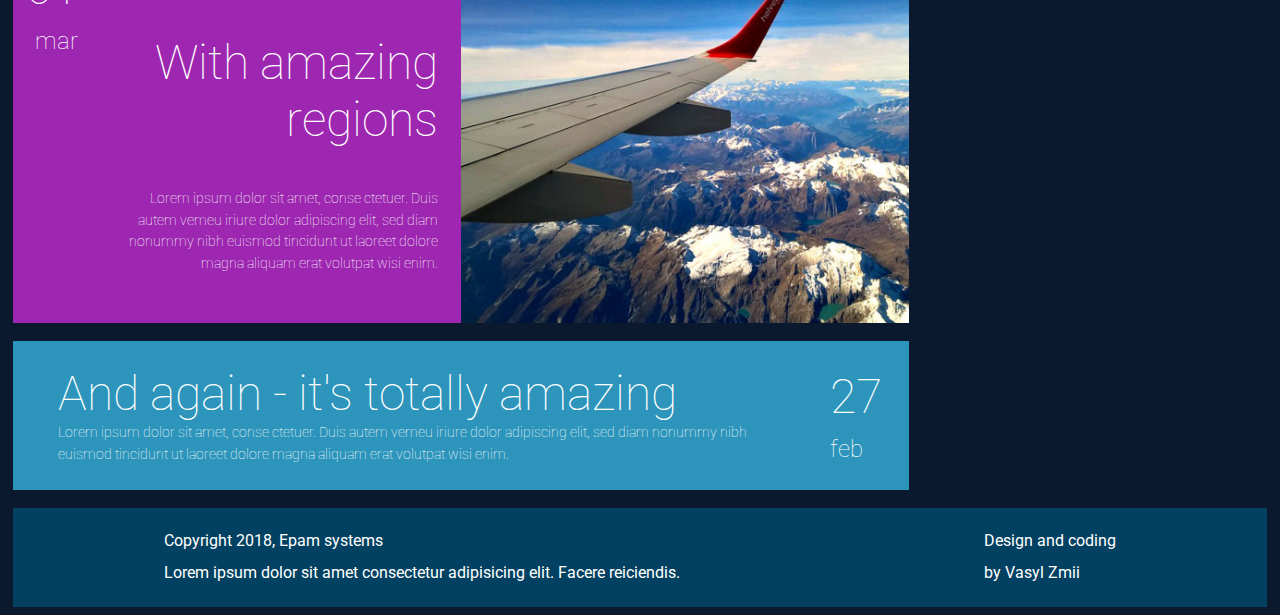
<file: FL12_HW5/homework/index.html>
<!DOCTYPE html>
<html lang="zxx">

<head>
  <meta charset="UTF-8">
  <meta name="viewport" content="width=device-width, initial-scale=1.0">
  <meta http-equiv="X-UA-Compatible" content="ie=edge">
  <link rel="stylesheet" href="css/styles.css">
  <link href='https://fonts.googleapis.com/css?family=Roboto:400,100,300,700&subset=latin,latin-ext' rel='stylesheet'
    type='text/css'>
  <title>Responsive</title>
</head>

<body class="body">
  <header class="header">
    <div class="left-side">
      <p class="logo-left">Travel<span class="logo-right">Blog</span></p>
    </div>
    <nav class="nav">

      <a href="#" class="nav-item-link">Blog</a>
      <a href="#" class="nav-item-link">About</a>
      <a href="#" class="nav-item-link">Archive</a>
      <a href="#" class="nav-item-link">Contact</a>

    </nav>

  </header>
  <main class="main">
    <div class="awesome">

      <div class="description">
        <header class="title">My awesome story</header>Lorem ipsum dolor sit amet, conse ctetuer.
        Duis autem vemeu iriure dolor adipiscing elit, sed diam nonummy nibh euismod
        tincidunt ut laoreet dolore magna aliquam erat volutpat wisi enim.
      </div>
    </div>

<div class="main-body">

    <div class="articles">

      <article class="final">

        <div class="articles-wrap post-5">
          <div class="the-wrap">

            <a href="#" class="articles-link">
              <h2 class="articles-header">
                And again - it's totally amazing
              </h2>
            </a>
            <p class="articles-text">
              Lorem ipsum dolor sit amet, conse ctetuer. Duis autem vemeu iriure dolor adipiscing elit,
              sed diam nonummy nibh euismod tincidunt ut laoreet dolore magna aliquam erat
              volutpat wisi enim.
            </p>

          </div>
          <div class="articles-date">
            <span class="day">27</span>
            <span class="month">feb</span>
          </div>



        </div>

      </article>


      <article class="articles-item">
        <div class="articles-img">
          <img src="img/post4.jpg" alt="post4" class="articles-img">
        </div>
        <div class="articles-wrap post-4">
          <div class="the-wrap">

            <a href="#" class="articles-link">
              <h2 class="articles-header">
                With amazing regions
              </h2>
            </a>
            <p class="articles-text">
              Lorem ipsum dolor sit amet, conse ctetuer. Duis autem vemeu iriure dolor adipiscing elit,
              sed diam nonummy nibh euismod tincidunt ut laoreet dolore magna aliquam erat
              volutpat wisi enim.
            </p>

          </div>
          <div class="articles-date">
            <span class="day">01</span>
            <span class="month">mar</span>
          </div>



        </div>      

      </article>


      <article class="articles-item">
        <div class="articles-img">
          <img src="img/post3.jpg" alt="post3" class="articles-img">
        </div>
        <div class="articles-wrap post-3">
          <div class="the-wrap">

            <a href="#" class="articles-link">
              <h2 class="articles-header">
                Nice minimalist travel
              </h2>
            </a>
            <p class="articles-text">
              Lorem ipsum dolor sit amet, conse ctetuer. Duis autem vemeu iriure dolor adipiscing elit,
              sed diam nonummy nibh euismod tincidunt ut laoreet dolore magna aliquam erat
              volutpat wisi enim.
            </p>

          </div>
          <div class="articles-date">
            <span class="day">04</span>
            <span class="month">mar</span>
          </div>



        </div>      

      </article>



      <article class="articles-item">
        <div class="articles-img">
          <img src="img/post2.jpg" alt="post2" class="articles-img">
        </div>
        <div class="articles-wrap post-2">
          <div class="the-wrap">

            <a href="#" class="articles-link">
              <h2 class="articles-header">
                Amazing travel blog
              </h2>
            </a>
            <p class="articles-text">
              Lorem ipsum dolor sit amet, conse ctetuer. Duis autem vemeu iriure dolor adipiscing elit,
              sed diam nonummy nibh euismod tincidunt ut laoreet dolore magna aliquam erat
              volutpat wisi enim.
            </p>

          </div>
          <div class="articles-date">
            <span class="day">06</span>
            <span class="month">mar</span>
          </div>



        </div>      

      </article>




      <article class="articles-item">
        <div class="articles-img">
          <img src="img/post1.jpg" alt="post1" class="articles-img">
        </div>
        <div class="articles-wrap post-1">
          <div class="the-wrap">

            <a href="#" class="articles-link">
              <h2 class="articles-header">
                One responsive template
              </h2>
            </a>
            <p class="articles-text">
              Lorem ipsum dolor sit amet, conse ctetuer. Duis autem vemeu iriure dolor adipiscing elit,
              sed diam nonummy nibh euismod tincidunt ut laoreet dolore magna aliquam erat
              volutpat wisi enim.
            </p>

          </div>
          <div class="articles-date">
            <span class="day">07</span>
            <span class="month">mar</span>
          </div>



        </div>      

      </article>


      
    </div>
  
    <div class="news">
      fghgkjfhk
    </div>
  </div>
  </main>
  <footer class="footer">
    <div class="footer-left-side">
      <div class="footer-header">
        Copyright 2018, Epam systems
      </div>
      <div class="footer-description">
        Lorem ipsum dolor sit amet consectetur adipisicing elit. Facere reiciendis.
      </div>
    </div>
    <div class="footer-right-side">
      <div class="footer-header">
        Design and coding
      </div>
      <div class="footer-description">
        by Vasyl Zmii
      </div>
    </div>

  </footer>
</body>

</html>
</file>
<file: FL12_HW1/homework/style.css>
html,body,div,span,applet,object,iframe,h1,h2,h3,h4,h5,h6,p,blockquote,pre,a,abbr,acronym,address,big,cite,code,del,dfn,em,font,img,ins,kbd,q,s,samp,small,strike,strong,sub,sup,tt,var,b,u,i,center,dl,dt,dd,ol,ul,li,fieldset,form,label,legend,table,caption,tbody,tfoot,thead,tr,th,td{background:transparent;border:0;margin:0;padding:0;vertical-align:baseline}body{line-height:1}h1,h2,h3,h4,h5,h6{clear:both;font-weight:normal}ol,ul{list-style:none}blockquote{quotes:none}blockquote:before,blockquote:after{content:'';content:none}del{text-decoration:line-through}table{border-collapse:collapse;border-spacing:0}a img{border:0}#container{float:left;margin:0 -240px 0 0;width:100%}#primary,#secondary{float:right;overflow:hidden;width:220px}#secondary{clear:right}#footer{clear:both;width:100%}.one-column #content{margin:0 auto;width:640px}.single-attachment #content{margin:0 auto;width:900px}body,input,textarea,.page-title span,.pingback a.url{font-family:Georgia,"Bitstream Charter",serif}h3#comments-title,h3#reply-title,#access .menu,#access div.menu ul,#cancel-comment-reply-link,.form-allowed-tags,#site-info,#site-title,#wp-calendar,.comment-meta,.comment-body tr th,.comment-body thead th,.entry-content label,.entry-content tr th,.entry-content thead th,.entry-meta,.entry-title,.entry-utility,#respond label,.navigation,.page-title,.pingback p,.reply,.widget-title,.wp-caption-text{font-family:"Helvetica Neue",Arial,Helvetica,"Nimbus Sans L",sans-serif}input[type="submit"]{font-family:"Helvetica Neue",Arial,Helvetica,"Nimbus Sans L",sans-serif}pre{font-family:"Courier 10 Pitch",Courier,monospace}code{font-family:Monaco,Consolas,"Andale Mono","DejaVu Sans Mono",monospace}#access .menu-header,div.menu,#colophon,#branding,#main,#wrapper{margin:0 auto;width:940px}#wrapper{background:#fff;margin-top:20px;padding:0 20px}#footer-widget-area{overflow:hidden}#footer-widget-area .widget-area{float:left;margin-right:20px;width:220px}#footer-widget-area #fourth{margin-right:0}#site-info{float:left;font-size:14px;font-weight:bold;width:700px}#site-generator{float:right;width:220px}body{background:#f1f1f1}body,input,textarea{color:#666;font-size:12px;line-height:18px}hr{background-color:#e7e7e7;border:0;clear:both;height:1px;margin-bottom:18px}p{margin-bottom:18px}ul{list-style:square;margin:0 0 18px 1.5em}ol{list-style:decimal;margin:0 0 18px 1.5em}ol ol{list-style:upper-alpha}ol ol ol{list-style:lower-roman}ol ol ol ol{list-style:lower-alpha}ul ul,ol ol,ul ol,ol ul{margin-bottom:0}dl{margin:0 0 24px 0}dt{font-weight:bold}dd{margin-bottom:18px}strong{font-weight:bold}cite,em,i{font-style:italic}big{font-size:131.25%}ins{background:#ffc;text-decoration:none}blockquote{font-style:italic;padding:0 3em}blockquote cite,blockquote em,blockquote i{font-style:normal}pre{background:#f7f7f7;color:#222;line-height:18px;margin-bottom:18px;overflow:auto;padding:1.5em}abbr,acronym{cursor:help}sup,sub{height:0;line-height:1;position:relative;vertical-align:baseline}sup{bottom:1ex}sub{top:.5ex}small{font-size:smaller}input{margin-bottom:10px}input[type="text"],input[type="password"],input[type="email"],input[type="url"],input[type="number"],textarea{background:#f9f9f9;border:1px solid #ccc;box-shadow:inset 1px 1px 1px rgba(0,0,0,0.1);-moz-box-shadow:inset 1px 1px 1px rgba(0,0,0,0.1);-webkit-box-shadow:inset 1px 1px 1px rgba(0,0,0,0.1);padding:2px}a:link{color:#06c}a:visited{color:#743399}a:active,a:hover{color:#ff4b33}.screen-reader-text{clip:rect(1px,1px,1px,1px);overflow:hidden;position:absolute !important;height:1px;width:1px}#header{padding:30px 0 0 0}#site-title{float:left;font-size:30px;line-height:36px;margin:0 0 18px 0;width:700px}#site-title a{color:#000;font-weight:bold;text-decoration:none}#site-description{color:#000;clear:right;float:right;font-style:italic;margin:15px 0 18px 0;opacity:.65;width:220px}#branding img{border-top:4px solid #000;border-bottom:1px solid #000;display:block;float:left}#access{background:#000;display:block;float:left;margin:0 auto;width:940px}#access .menu-header,div.menu{font-size:13px;margin-left:12px;width:928px}#access .menu-header ul,div.menu ul{list-style:none;margin:0}#access .menu-header li,div.menu li{float:left;position:relative}#access a{color:#aaa;display:block;line-height:38px;padding:0 10px;text-decoration:none}#access ul ul{box-shadow:0 3px 3px rgba(0,0,0,0.2);-moz-box-shadow:0 3px 3px rgba(0,0,0,0.2);-webkit-box-shadow:0 3px 3px rgba(0,0,0,0.2);display:none;position:absolute;top:38px;left:0;float:left;width:180px;z-index:99999}#access ul ul li{min-width:180px}#access ul ul ul{left:100%;top:0}#access ul ul a{background:#333;line-height:1em;padding:10px;width:160px;height:auto}#access li:hover>a,#access ul ul:hover>a{background:#333;color:#fff}#access ul li:hover>ul{display:block}#access ul li.current_page_item>a,#access ul li.current_page_ancestor>a,#access ul li.current-menu-ancestor>a,#access ul li.current-menu-item>a,#access ul li.current-menu-parent>a{color:#fff}* html #access ul li.current_page_item a,* html #access ul li.current_page_ancestor a,* html #access ul li.current-menu-ancestor a,* html #access ul li.current-menu-item a,* html #access ul li.current-menu-parent a,* html #access ul li a:hover{color:#fff}#main{clear:both;overflow:hidden;padding:40px 0 0 0}#content{margin-bottom:36px}#content,#content input,#content textarea{color:#333;font-size:16px;line-height:24px}#content p,#content ul,#content ol,#content dd,#content pre,#content hr{margin-bottom:24px}#content ul ul,#content ol ol,#content ul ol,#content ol ul{margin-bottom:0}#content pre,#content kbd,#content tt,#content var{font-size:15px;line-height:21px}#content code{font-size:13px}#content dt,#content th{color:#000}#content h1,#content h2,#content h3,#content h4,#content h5,#content h6{color:#000;line-height:1.5em;margin:0 0 20px 0}#content table{border:1px solid #e7e7e7;margin:0 -1px 24px 0;text-align:left;width:100%}#content tr th,#content thead th{color:#777;font-size:12px;font-weight:bold;line-height:18px;padding:9px 24px;border-right:1px solid #e7e7e7}#content tr td{border-top:1px solid #e7e7e7;padding:6px 24px;border-right:1px solid #e7e7e7}#content tr.odd td{background:#f2f7fc}.hentry{margin:0 0 48px 0}.home .sticky{background:#f2f7fc;border-top:4px solid #000;margin-left:-20px;margin-right:-20px;padding:18px 20px}.single .hentry{margin:0 0 36px 0}.page-title{color:#000;font-size:14px;font-weight:bold;margin:0 0 36px 0}.page-title span{color:#333;font-size:16px;font-style:italic;font-weight:normal}.page-title a:link,.page-title a:visited{color:#777;text-decoration:none}.page-title a:active,.page-title a:hover{color:#ff4b33}#content .entry-title{color:#000;font-size:21px;font-weight:bold;line-height:1.3em;margin-bottom:0}.entry-title a:link,.entry-title a:visited{color:#000;text-decoration:none}.entry-title a:active,.entry-title a:hover{color:#ff4b33}.entry-meta{color:#777;font-size:12px}.entry-meta abbr,.entry-utility abbr{border:0}.entry-meta abbr:hover,.entry-utility abbr:hover{border-bottom:1px dotted #666}.single-author .by-author{position:absolute !important;clip:rect(1px 1px 1px 1px);clip:rect(1px,1px,1px,1px)}.entry-content,.entry-summary{clear:both;padding:12px 0 0 0}.entry-content .more-link{white-space:nowrap}#content .entry-summary p:last-child{margin-bottom:12px}.entry-content fieldset{border:1px solid #e7e7e7;margin:0 0 24px 0;padding:24px}.entry-content fieldset legend{background:#fff;color:#000;font-weight:bold;padding:0 24px}.entry-content input{margin:0 0 24px 0}.entry-content input.file,.entry-content input.button{margin-right:24px}.entry-content label{color:#777;font-size:12px}.entry-content select{margin:0 0 24px 0}.entry-content sup,.entry-content sub{font-size:10px}.entry-content blockquote.left{float:left;margin-left:0;margin-right:24px;text-align:right;width:33%}.entry-content blockquote.right{float:right;margin-left:24px;margin-right:0;text-align:left;width:33%}.page-link{clear:both;color:#000;font-weight:bold;line-height:48px;word-spacing:.5em}.page-link a:link,.page-link a:visited{background:#f1f1f1;color:#333;font-weight:normal;padding:.5em .75em;text-decoration:none}.home .sticky .page-link a{background:#d9e8f7}.page-link a:active,.page-link a:hover{color:#ff4b33}body.page .edit-link{clear:both;display:block}#entry-author-info{background:#f2f7fc;border-top:4px solid #000;clear:both;font-size:14px;line-height:20px;margin:24px 0;overflow:hidden;padding:18px 20px}#entry-author-info #author-avatar{background:#fff;border:1px solid #e7e7e7;float:left;height:60px;margin:0 -104px 0 0;padding:11px}#entry-author-info #author-description{float:left;margin:0 0 0 104px}#entry-author-info h2{color:#000;font-size:100%;font-weight:bold;margin-bottom:0}.entry-utility{clear:both;color:#777;font-size:12px;line-height:18px}.entry-meta a,.entry-utility a{color:#777}.entry-meta a:hover,.entry-utility a:hover{color:#ff4b33}#content .video-player{padding:0}.format-standard .wp-video,.format-standard .wp-audio-shortcode,.format-audio .wp-audio-shortcode,.format-standard .video-player{margin-bottom:24px}.home #content .format-aside p,.home #content .category-asides p{font-size:14px;line-height:20px;margin-bottom:10px;margin-top:0}.format-gallery .size-thumbnail img,.category-gallery .size-thumbnail img{border:10px solid #f1f1f1;margin-bottom:0}.format-gallery .gallery-thumb,.category-gallery .gallery-thumb{float:left;margin-right:20px;margin-top:-4px}.home #content .format-gallery .entry-utility,.home #content .category-gallery .entry-utility{padding-top:4px}.attachment .entry-content .entry-caption{font-size:140%;margin-top:24px}.attachment .entry-content .nav-previous a:before{content:'\2190\00a0'}.attachment .entry-content .nav-next a:after{content:'\00a0\2192'}#content img.size-auto,#content img.size-full,#content img.size-large,#content img.size-medium,#content .entry-attachment img,#content .widget-container img{max-width:100%;height:auto}#ie8 #content img.size-auto,#ie8 #content img.size-full,#ie8 #content img.size-large,#ie8 #content img.size-medium,#ie8 #content .entry-attachment img{width:auto}.alignleft,img.alignleft{display:inline;float:left;margin-right:24px;margin-top:4px}.alignright,img.alignright{display:inline;float:right;margin-left:24px;margin-top:4px}.aligncenter,img.aligncenter{clear:both;display:block;margin-left:auto;margin-right:auto}img.alignleft,img.alignright,img.aligncenter{margin-bottom:12px}.wp-caption{background:#f1f1f1;line-height:18px;margin-bottom:20px;max-width:100%;padding:4px;text-align:center}.wp-caption img{margin:5px 5px 0;max-width:622px}.wp-caption p.wp-caption-text{color:#777;font-size:12px;margin:5px}.wp-smiley{margin:0}.gallery{margin:0 auto 18px}.gallery .gallery-item{float:left;margin-top:0;text-align:center}.gallery-columns-1 .gallery-item{width:100%}.gallery-columns-2 .gallery-item{width:50%}.gallery-columns-3 .gallery-item{width:33%}.gallery-columns-4 .gallery-item{width:25%}.gallery-columns-5 .gallery-item{width:20%}.gallery-columns-6 .gallery-item{width:16%}.gallery-columns-7 .gallery-item{width:14%}.gallery-columns-8 .gallery-item{width:12%}.gallery-columns-9 .gallery-item{width:11%}.gallery-columns-1 img{max-width:620px}.gallery-columns-2 img{max-width:288px}.gallery-columns-3 img{max-width:177px}.gallery-columns-4 img{max-width:122px}.gallery-columns-5 img{max-width:88px}.gallery-columns-6 img{max-width:66px}.gallery-columns-7 img{max-width:50px}.gallery-columns-8 img{max-width:39px}.gallery-columns-9 img{max-width:29px}.gallery-item img{height:auto}.gallery-columns-2 .attachment-medium{max-width:92%;height:auto}.gallery-columns-4 .attachment-thumbnail{max-width:84%;height:auto}.gallery .gallery-caption{color:#777;font-size:12px;margin:0 0 12px}.gallery dl{margin:0}.gallery img{border:10px solid #f1f1f1}.gallery br+br{display:none}#content .entry-attachment img{display:block;margin:0 auto}.navigation{color:#777;font-size:12px;line-height:18px;overflow:hidden}.navigation a:link,.navigation a:visited{color:#777;text-decoration:none}.navigation a:active,.navigation a:hover{color:#ff4b33}.nav-previous{float:left;width:50%}.nav-next{float:right;text-align:right;width:50%}#nav-above{margin:0 0 18px 0}#nav-above{display:none}.paged #nav-above,.single #nav-above{display:block}#nav-below{margin:-18px 0 0 0}#comments{clear:both}#comments .navigation{padding:0 0 18px 0}h3#comments-title,h3#reply-title{color:#000;font-size:20px;font-weight:bold;margin-bottom:0}h3#comments-title{padding:24px 0}.commentlist{list-style:none;margin:0}.commentlist li.comment{border-bottom:1px solid #e7e7e7;line-height:24px;margin:0 0 24px 0;padding:0 0 0 56px;position:relative}.commentlist li:last-child{border-bottom:0;margin-bottom:0}#comments .comment-body ul,#comments .comment-body ol{margin-bottom:18px}#comments .comment-body p:last-child{margin-bottom:6px}#comments .comment-body blockquote p:last-child{margin-bottom:24px}.commentlist ol{list-style:decimal}.commentlist .avatar{position:absolute;top:4px;left:0}.comment-author cite{color:#000;font-style:normal;font-weight:bold}.comment-author .says{font-style:italic}.comment-meta{font-size:12px;margin:0 0 18px 0}.comment-meta a:link,.comment-meta a:visited{color:#777;text-decoration:none}.comment-meta a:active,.comment-meta a:hover{color:#ff4b33}.commentlist .bypostauthor>div{background:#f2f7fc;border-top:4px solid #000;margin-bottom:10px;padding:10px 0 0 20px}.reply{font-size:12px;padding:0 0 24px 0}.reply a,a.comment-edit-link{color:#777}.reply a:hover,a.comment-edit-link:hover{color:#ff4b33}.commentlist .children{list-style:none;margin:0}.commentlist .children li{border:0;margin:0}.nopassword,.nocomments{display:none}#comments .pingback{border-bottom:1px solid #e7e7e7;margin-bottom:18px;padding-bottom:18px}.commentlist li.comment+li.pingback{margin-top:-6px}#comments .pingback p{color:#777;display:block;font-size:12px;line-height:18px;margin:0}#comments .pingback .url{font-size:13px;font-style:italic}input[type="submit"]{color:#333}form{text-align:right}input{width:200px}#respond{border-top:1px solid #e7e7e7;margin:24px 0;overflow:hidden;position:relative}#respond p{margin:0}#respond .comment-notes{margin-bottom:1em}.form-allowed-tags{line-height:1em}.children #respond{margin:0 48px 0 0}h3#reply-title{margin:18px 0}#comments-list #respond{margin:0 0 18px 0}#comments-list ul #respond{margin:0}#cancel-comment-reply-link{font-size:12px;font-weight:normal;line-height:18px}#respond .required{color:#ff4b33;font-weight:bold}#respond label{color:#777;font-size:12px}#respond input{margin:0 0 9px;width:98%}#respond textarea{width:98%}#respond .form-allowed-tags{color:#777;font-size:12px;line-height:18px}#respond .form-allowed-tags code{font-size:11px}#respond .form-submit{margin:12px 0}#respond .form-submit input{font-size:14px;width:auto}.widget-area ul{list-style:none;margin-left:0}.widget-area ul ul{list-style:square;margin-left:1.3em}.widget-area select{max-width:100%}.widget_search #s{width:60%}.widget_search label{display:none}.widget-container{word-wrap:break-word;-webkit-hyphens:auto;-moz-hyphens:auto;hyphens:auto;margin:0 0 18px 0}.widget-container .wp-caption img{margin:auto}.widget-container.widget_image .wp-caption{width:auto}.widget-container.widget_image .wp-caption img{margin-left:-8px}.widget-title{color:#222;font-size:14px;font-weight:bold}.widget-area a:link,.widget-area a:visited{text-decoration:none}.widget-area a:active,.widget-area a:hover{text-decoration:underline}.widget-area .entry-meta{font-size:11px}#wp_tag_cloud div{line-height:1.6em}#wp-calendar{width:100%}#wp-calendar caption{color:#222;font-size:14px;font-weight:bold;padding-bottom:4px;text-align:left}#wp-calendar thead{font-size:11px}#wp-calendar tbody{color:#aaa}#wp-calendar tbody td{background:#f5f5f5;border:1px solid #fff;padding:3px 0 2px;text-align:center}#wp-calendar tbody .pad{background:0}#wp-calendar tfoot #next{text-align:right}.widget_rss a.rsswidget{color:#000}.widget_rss a.rsswidget:hover{color:#ff4b33}.widget_rss .widget-title img{width:11px;height:11px}#main .widget-area ul{margin-left:0;padding:0 20px 0 0}#main .widget-area ul ul{border:0;margin-left:1.3em;padding:0}#main .widget-container.music-player ul{margin:0}#footer{margin-bottom:20px}#colophon{border-top:4px solid #000;margin-top:-4px;overflow:hidden;padding:18px 0}#site-info{font-weight:bold}#site-info a{color:#000;text-decoration:none}#site-generator{font-style:italic;position:relative}#site-generator a{background:url(images/wordpress.png) center left no-repeat;color:#666;display:inline-block;line-height:16px;padding-left:20px;text-decoration:none}#site-generator a:hover{text-decoration:underline}img#wpstats{display:block;margin:0 auto 10px}pre{-webkit-text-size-adjust:140%}code{-webkit-text-size-adjust:160%}#access,.entry-meta,.entry-utility,.navigation,.widget-area{-webkit-text-size-adjust:120%}#site-description{-webkit-text-size-adjust:none}@media print{body{background:none !important}#wrapper{clear:both !important;display:block !important;float:none !important;position:relative !important}#header{border-bottom:2pt solid #000;padding-bottom:18pt}#colophon{border-top:2pt solid #000}#site-title,#site-description{float:none;line-height:1.4em;margin:0;padding:0}#site-title{font-size:13pt}.entry-content{font-size:14pt;line-height:1.6em}.entry-title{font-size:21pt}#access,#branding img,#respond,.comment-edit-link,.edit-link,.navigation,.page-link,.widget-area{display:none !important}#container,#header,#footer{margin:0;width:100%}#content,.one-column #content{margin:24pt 0 0;width:100%}.wp-caption p{font-size:11pt}#site-info,#site-generator{float:none;width:auto}#colophon{width:auto}img#wpstats{display:none}#site-generator a{margin:0;padding:0}#entry-author-info{border:1px solid #e7e7e7}#main{display:inline}.home .sticky{border:0}}img{width:140px;vertical-align:middle;display:block;margin:0 auto;margin-left:calc(50% - 50px);margin-bottom:20px}nav>a{padding:10px;color:#0279c1}nav>a b:hover{color:#00527a}nav>a:visited{color:#0279c1}article{padding-left:10px}footer{margin-top:20px;padding:40px 20px;text-align:center;background:#3333}
</file>
<file: FL12_HW2/homework/css/general.css>
/* 

please don't edit this styles

*/

h2.tm-section-title {
    color: lightskyblue;
}

a:focus {
    color: #666;
    outline: 0
}

ul {
    padding: 0;
    margin: 0
}

body {
    background-color: #f5f5f5;
    color: #000;
    font-family: 'Open Sans', Helvetica, Arial, sans-serif;
    font-size: 16px;
    font-weight: 300;
    padding-top: 30px;
    overflow-x: hidden
}

section:before {
    position: absolute;
    z-index: 1
}

.box,
.tm-content-box,
.tm-main-nav {
    background-color: #fff
}

.tm-sidebar {
    z-index: 10;
    position: fixed;
    left: 0;
    right: 0;
    top: 0;
    width: 100%;
}

.tm-sidebar ul{
    margin: 0px;
    display: flex;
}

.tm-main-nav {
    font-size: 1.5em;
    text-align: center
}

.tm-nav-item {
    list-style: none;
    width: 100%;
}

.tm-nav-item-link {
    border: 1px solid transparent;
    color: #666;
    display: block;
    padding: 10px;
    width: 100%;
    -webkit-transition: all .3s ease;
    transition: all .3s ease
}

.carousel-indicators li,
.tm-banner-inner {
    border: 1px solid lightgrey
}


.tm-nav-item-link.active,
.tm-nav-item-link:hover {
    color: #666;
    text-decoration: none;
}

.tm-nav-item-link:focus {
    text-decoration: none
}

.tm-banner-text,
.tm-banner-title,
.tm-section-title {
    color: #666;
    font-weight: 300;
    margin: 0
}

.tm-section-title {
    margin-bottom: 20px
}

.tm-section-title-box {
    margin-bottom: 0
}

.tm-banner-title {
    font-size: 3.3em;
    letter-spacing: 2px;
    text-transform: uppercase
}

.tm-main-content {
    padding-top: 70px;
}

.tm-content-box {
    overflow: hidden;
    margin-bottom: 30px
}

.padding-medium {
    padding: 40px
}

.tm-banner {
    padding: 30px
}

.tm-banner-inner {
    padding: 30px 0;
    height: 100%;
    text-align: center;
    display: flex;
    -webkit-box-orient: vertical;
    -webkit-box-direction: normal;
    -webkit-flex-direction: column;
    -ms-flex-direction: column;
    flex-direction: column;
    -webkit-box-align: center;
    -webkit-align-items: center;
    -ms-flex-align: center;
    align-items: center;
    -webkit-box-pack: center;
    -webkit-justify-content: center;
    -ms-flex-pack: center;
    justify-content: center
}

.tm-banner-inner img{
    width: 120px;
}

.tm-banner-text {
    font-size: 1.4em
}

.boxes,
.tm-box-bg-title {
    display: -webkit-box;
    display: -webkit-flex;
    display: -ms-flexbox
}

/*.flex-item {*/
    /*-webkit-box-flex: 0 1 auto;*/
    /*-webkit-flex: 0 1 auto;*/
    /*-ms-flex: 0 1 auto;*/
    /*flex: 0 1 auto*/
/*}*/

.section-description {
    line-height: 1.8;
    margin-bottom: 25px
}

.section-description:last-child {
    margin-bottom: 0
}

.tm-team-description-container {
    max-width: 500px
}

.tm-team-info {
    display: flex
}

.box {
    list-style: none;
    width: 33.3333%;
    height: auto;
}

.box-bg {
    position: relative
}

.box-img {
    width: 100%;
}

.tm-box-bg-title {
    position: absolute;
    top: 0;
    right: 0;
    bottom: 0;
    left: 0;
    display: flex;
    -webkit-box-align: center;
    -webkit-align-items: center;
    -ms-flex-align: center;
    align-items: center;
    -webkit-box-pack: center;
    -webkit-justify-content: center;
    -ms-flex-pack: center;
    justify-content: center
}

.boxes {
    display: flex;
    -webkit-flex-wrap: wrap;
    -ms-flex-wrap: wrap;
    flex-wrap: wrap
}

.gallery-container a {
    cursor: -webkit-zoom-in;
    cursor: zoom-in
}

.carousel {
    position: relative;
    height: auto;
    padding: 50px 50px 80px;
    text-align: center
}

.carousel-indicators {
    bottom: 30px
}

.carousel-content {
    color: #000;
    display: -webkit-box;
    display: -webkit-flex;
    display: -ms-flexbox;
    display: flex;
    -webkit-box-align: center;
    -webkit-align-items: center;
    -ms-flex-align: center;
    align-items: center
}

.carousel-indicators .active {
    background-color: lightgrey
}

.contact-form {
    overflow: hidden
}

.form-control {
    border-radius: 0;
    font-size: 1em
}

.form-control:focus {
    border-color: lightgrey;
    box-shadow: inset 0 1px 1px rgba(0, 0, 0, .075), 0 0 8px rgba(153, 153, 153, .45)
}

.form-group {
    margin-bottom: 20px
}

.form-group-2-col-left {
    padding-left: 0;
    padding-right: 5px
}

.form-group-2-col-right {
    padding-right: 0;
    padding-left: 5px
}

.mandatory-field:after {
    position: absolute;
    top: 0;
    right: 7px
}

.carousel-inner>.carousel-item>a>img, .carousel-inner>.carousel-item>img, .img-contact-us {
    width: 100%;
}

.tm-footer {
    color: #666;
    padding-bottom: 15px
}
</file>
<file: FL12_HW2/homework/css/style.css>
@media print {
    section::before {
        display: none;
    }
    .tm-sidebar {
        display: none;
    }
    .tm-main-content {
        padding: 0;
        margin: 0 auto;
    }
    #home {
        padding: 0%;
    }
    body {
        padding: 0px;
        display: flex;
    }
    .tm-team-img {
        display: none;
    }
    .tm-team-description-container {
        margin: 0px auto;
        padding: 0px;
    }
    .tm-team-description-container h2 {
        text-transform: uppercase;
    }
    .tm-content-box {
        margin: 0;
    }
    .gallery-container {
        display: none;
    }
    .padding-medium {
        padding: 0px;
    }
    .heading .padding-medium {
        width: 300px;
        margin-left: auto;
        margin-right: auto;
    }
    .heading h2 {
        font-weight: lighter;
    }
    .heading ol {
        display: inline;
        text-align: center;
    }
    .heading li:nth-child(1)::after,
    .heading li:nth-child(3)::after {
        display: none;
    }
    .heading li {
        list-style: none;
    }
    .heading li:nth-child(odd) {
        text-align: right;
    }
    .heading li:nth-child(even) {
        text-align: left;
    }
    .blocks {
        padding: 0px;
        text-align: center;
    }
    .blocks .tm-section-title {
        display: inline;
        text-align: right;
    }
    .tm-team-description-container {
        padding: 0px;
    }
    .carousel-indicators {
        display: none;
    }
    .img-contact-us {
        display: none;
    }
    #contact_name,
    #contact_email,
    #contact_subject,
    #contact_message,
    .submit-btn,
    .tm-content-box #contact .tm-section-title {
        display: none;
    }
    .carousel-inner .tm-section-title {
        text-transform: uppercase;
        margin-bottom: 0px;
    }
    #tmCarousel {
        padding: 0px;
        margin-bottom: 0px;
    }
    .tm-footer {
        padding-bottom: 0px;
        margin: 0px;
    }
    section .tm-content-box .form-group {
        display: none;
    }
}

.tm-nav-item:hover {
    background-color: lightskyblue;
}

.tm-nav-item-link:hover {
    color: #fff;
}

.tm-banner-text {
    text-shadow: #333 3px 3px 3px;
}

#home {
    background: linear-gradient(90deg, lightskyblue, burlywood);
}

.tm-banner-inner {
    background: #fff;
}

section,
#home,
.tm-sidebar {
    box-shadow: 0 0 15px 1px rgba(61, 55, 61, 0.7)
}

.tm-banner-text {
    animation-duration: 3s;
    animation-name: slidein;
}

@keyframes slidein {
    from {
        transform: translateX(200px);
    }
    to {
        transform: translateX(0px);
    }
}

.box-bg:hover {
    background-color: lightgrey
}

.tm-box-bg-title:hover {
    color: lightskyblue
}

.padding-medium h2 {
    color: lightskyblue;
    text-align: center;
}

ol {
    list-style-type: lower-alpha;
}

.heading li:hover::before {
    content: ">";
}

.heading li:nth-child(1)::after,
.heading li:nth-child(3)::after {
    content: "new";
    vertical-align: super;
    color: red;
    font-weight: bold;
    font-variant: small-caps;
}

.blocks .tm-team-description-container p:last-child {
    font-style: italic;
    letter-spacing: 5px;
    word-spacing: 10px;
}

.blocks .tm-section-title {
    text-align: left;
}

.blocks .box-work p::first-letter {
    font-weight: bold;
}

.blocks .box:nth-child(odd) {
    background-color: lightskyblue;
    border: 10px solid lightskyblue;
}

.blocks .box:nth-child(even) {
    background-color: #fff;
    border: 10px solid #fff
}

.carousel-content p {
    text-indent: 25px;
    line-height: 30px;
}

#contact_name:focus,
#contact_email:focus,
#contact_subject:focus {
    background: lightskyblue;
}

#contact_name,
#contact_email,
#contact_subject {
    border-bottom: 1px solid lightskyblue;
    border-top: none;
    border-right: none;
    border-left: none;
}

#contact_message {
    background-image: url(../img/email-icon.png);
    background-repeat: no-repeat;
    background-size: 5%;
    border-color: lightskyblue;
    background-position: right 10px bottom 10px
}

.submit-btn {
    background-color: #fff;
    border-color: lightskyblue;
    color: lightskyblue;
    float: right;
}

.tm-content-box #contact .tm-section-title {
    text-align: left;
}

.flex-2-col {
    display: flex;
    align-items: center
}

section::before {
    content: " ";
    border-top: 40px solid lightskyblue;
    border-right: 40px solid transparent;
    width: 0px;
    height: 0px;
}
</file>
<file: FL12_HW3/homework/css/style1.css>
body {
  background-color: white; }
  body .header .header-wrap {
    font-family: "Fresca", sans-serif;
    display: block;
    height: 550px;
    background-image: url("../img/m-h-day.jpg");
    background-repeat: no-repeat;
    background-size: 100%;
    background-position: center center;
    border-radius: 0px 0px 600px/250px 0px;
    padding-left: 150px;
    padding-top: 30px; }
    body .header .header-wrap .landing-logo {
      display: flex; }
      body .header .header-wrap .landing-logo img {
        width: 40px;
        height: 40px; }
      body .header .header-wrap .landing-logo p {
        color: #21232e;
        font-weight: bold;
        text-align: center;
        margin: 0px;
        padding-left: 20px;
        display: block; }
        body .header .header-wrap .landing-logo p span {
          font-weight: 100;
          display: block; }
    body .header .header-wrap .header_heading, body .header .header-wrap .header_heading::after {
      font-size: 50px;
      font-family: "Source Sans Pro", sans-serif;
      font-weight: bold;
      width: 400px;
      line-height: 50px;
      color: #21232e;
      position: relative; }
    body .header .header-wrap .header_heading::after {
      content: "awesome";
      background-color: #14a0c7;
      background-size: 60px;
      top: -50px; }
    body .header .header-wrap .header_text {
      width: 600px;
      font-size: 18px;
      font-family: "Source Sans Pro", sans-serif;
      line-height: 25px;
      color: #21232e; }
    body .header .header-wrap div {
      display: flex; }
      body .header .header-wrap div .header_button {
        margin-top: 65px;
        display: block;
        width: 100px;
        height: 40px;
        border-color: #649413;
        background-color: #649413;
        border-radius: 5px;
        color: white;
        font-weight: bold; }
      body .header .header-wrap div .login {
        margin-top: 65px;
        color: white;
        margin-left: 15%;
        display: inline-block;
        font-size: 25px; }
  body .section {
    display: block; }
    body .section .section_text, body .section .section_text::before {
      position: relative;
      color: #21232e;
      font-family: "Source Sans Pro", sans-serif;
      font-weight: 600;
      font-size: 40px;
      text-align: center;
      display: block; }
    body .section .section_text::before {
      background-color: #14a0c7;
      width: 185px;
      left: 625px;
      bottom: -49px;
      content: "adventure"; }
    body .section .section_card_wrap {
      margin-right: auto;
      margin-left: auto;
      margin-bottom: 100px;
      width: 800px;
      display: block; }
      body .section .section_card_wrap .section_card {
        border-radius: 5px;
        display: flex;
        margin-bottom: 10px;
        background-color: #21232e; }
        body .section .section_card_wrap .section_card .section_card_img {
          margin: 10px;
          width: 400px;
          border-radius: 5px; }
        body .section .section_card_wrap .section_card .section_card_right_container {
          display: block;
          width: 550px;
          font-family: "Source Sans Pro", sans-serif;
          margin-left: auto;
          margin-right: auto;
          color: white; }
          body .section .section_card_wrap .section_card .section_card_right_container .section_card_heading {
            margin-top: 40px;
            font-size: 20px;
            font-weight: bold;
            text-align: center; }
          body .section .section_card_wrap .section_card .section_card_right_container .section_card_text {
            padding-left: 30px;
            padding-right: 30px;
            text-align: left;
            font-size: 14px; }
          body .section .section_card_wrap .section_card .section_card_right_container .section_link {
            display: block;
            color: white;
            text-align: center;
            padding-bottom: 5%; }
  body .section_banner {
    width: 830px;
    margin-right: auto;
    margin-left: auto;
    display: flex;
    position: relative;
    bottom: -50px;
    height: 100px;
    background: linear-gradient(90deg, #649413, #2d5bd8);
    border-radius: 7px; }
    body .section_banner .section_banner_text_wrap {
      display: block;
      margin-left: 120px; }
      body .section_banner .section_banner_text_wrap .section_banner_heading {
        font-family: "Hind", sans-serif;
        font-weight: 700;
        font-size: 25px;
        color: #21232e;
        margin-top: 5px; }
      body .section_banner .section_banner_text_wrap .section_banner_text {
        display: block;
        font-family: "Hind", sans-serif;
        font-size: 13px;
        color: white;
        margin-top: -20px; }
    body .section_banner .section_banner_button {
      display: flex;
      margin: auto;
      display: block;
      width: 100px;
      height: 40px;
      border-color: #649413;
      background-color: #649413;
      border-radius: 5px;
      color: white;
      font-weight: bold; }
  body .section_banner::before {
    font-family: "Hind", sans-serif;
    font-weight: 700;
    font-size: 25px;
    color: #21232e;
    display: block;
    margin-top: 5px;
    background-color: #14a0c7;
    height: 35px;
    position: relative;
    left: 275px;
    content: "start"; }
  body .footer {
    background-color: #21232e; }
    body .footer .footer-wrap {
      font-family: "Fresca", sans-serif;
      color: white;
      display: flex;
      background-color: #21232e;
      padding-top: 80px; }
      body .footer .footer-wrap .landing-logo {
        padding-left: 100px;
        text-align: center;
        width: 33%;
        height: 80px;
        display: flex; }
        body .footer .footer-wrap .landing-logo img {
          padding-top: 10px;
          width: 60px;
          height: 60px; }
        body .footer .footer-wrap .landing-logo p {
          display: block;
          margin-right: 5px;
          padding-top: 7px; }
          body .footer .footer-wrap .landing-logo p span {
            width: 100px;
            display: block; }
      body .footer .footer-wrap .footer_text {
        display: block;
        padding: 30px;
        width: 30%;
        font-family: 'Hind', sans-serif;
        font-size: 15px;
        line-height: 20px;
        margin-top: -20px; }
      body .footer .footer-wrap .footer-cr {
        width: 33%;
        border: 0px solid green;
        text-align: center;
        padding-top: 20px;
        font-family: 'Hind', sans-serif;
        font-size: 15px; }

/*# sourceMappingURL=style1.css.map */
</file>
<file: FL12_HW3/homework/css/style2.css>
body {
  background-color: #21232e; }
  body .header .header-wrap {
    font-family: "Fresca", sans-serif;
    display: block;
    height: 550px;
    background-image: url("../img/m-h-night.jpg");
    background-repeat: no-repeat;
    background-size: 100%;
    background-position: center center;
    border-radius: 0px 0px 600px/250px 0px;
    padding-left: 150px;
    padding-top: 30px; }
    body .header .header-wrap .landing-logo {
      display: flex; }
      body .header .header-wrap .landing-logo img {
        width: 40px;
        height: 40px; }
      body .header .header-wrap .landing-logo p {
        color: white;
        font-weight: bold;
        text-align: center;
        margin: 0px;
        padding-left: 20px;
        display: block; }
        body .header .header-wrap .landing-logo p span {
          font-weight: 100;
          display: block; }
    body .header .header-wrap .header_heading, body .header .header-wrap .header_heading::after {
      font-size: 50px;
      font-family: "Source Sans Pro", sans-serif;
      font-weight: bold;
      width: 400px;
      line-height: 50px;
      color: white;
      position: relative; }
    body .header .header-wrap .header_heading::after {
      content: "awesome";
      background-color: #ff4e33;
      background-size: 60px;
      top: -50px; }
    body .header .header-wrap .header_text {
      width: 600px;
      font-size: 18px;
      font-family: "Source Sans Pro", sans-serif;
      line-height: 25px;
      color: white; }
    body .header .header-wrap div {
      display: flex; }
      body .header .header-wrap div .header_button {
        margin-top: 65px;
        display: block;
        width: 100px;
        height: 40px;
        border-color: #e3ac00;
        background-color: #e3ac00;
        border-radius: 5px;
        color: white;
        font-weight: bold; }
      body .header .header-wrap div .login {
        margin-top: 65px;
        color: white;
        margin-left: 15%;
        display: inline-block;
        font-size: 25px; }
  body .section {
    display: block; }
    body .section .section_text, body .section .section_text::before {
      position: relative;
      color: #3b3f50;
      font-family: "Source Sans Pro", sans-serif;
      font-weight: 600;
      font-size: 40px;
      text-align: center;
      display: block; }
    body .section .section_text::before {
      background-color: #ff4e33;
      width: 185px;
      left: 625px;
      bottom: -49px;
      content: "adventure"; }
    body .section .section_card_wrap {
      margin-right: auto;
      margin-left: auto;
      margin-bottom: 100px;
      width: 800px;
      display: block; }
      body .section .section_card_wrap .section_card {
        border-radius: 5px;
        display: flex;
        margin-bottom: 10px;
        background-color: #3b3f50; }
        body .section .section_card_wrap .section_card .section_card_img {
          margin: 10px;
          width: 400px;
          border-radius: 5px; }
        body .section .section_card_wrap .section_card .section_card_right_container {
          display: block;
          width: 550px;
          font-family: "Source Sans Pro", sans-serif;
          margin-left: auto;
          margin-right: auto;
          color: white; }
          body .section .section_card_wrap .section_card .section_card_right_container .section_card_heading {
            margin-top: 40px;
            font-size: 20px;
            font-weight: bold;
            text-align: center; }
          body .section .section_card_wrap .section_card .section_card_right_container .section_card_text {
            padding-left: 30px;
            padding-right: 30px;
            text-align: left;
            font-size: 14px; }
          body .section .section_card_wrap .section_card .section_card_right_container .section_link {
            display: block;
            color: white;
            text-align: center;
            padding-bottom: 5%; }
  body .section_banner {
    width: 830px;
    margin-right: auto;
    margin-left: auto;
    display: flex;
    position: relative;
    bottom: -50px;
    height: 100px;
    background: linear-gradient(90deg, #e3ac00, #96324f);
    border-radius: 7px; }
    body .section_banner .section_banner_text_wrap {
      display: block;
      margin-left: 120px; }
      body .section_banner .section_banner_text_wrap .section_banner_heading {
        font-family: "Hind", sans-serif;
        font-weight: 700;
        font-size: 25px;
        color: #3b3f50;
        margin-top: 5px; }
      body .section_banner .section_banner_text_wrap .section_banner_text {
        display: block;
        font-family: "Hind", sans-serif;
        font-size: 13px;
        color: white;
        margin-top: -20px; }
    body .section_banner .section_banner_button {
      display: flex;
      margin: auto;
      display: block;
      width: 100px;
      height: 40px;
      border-color: #e3ac00;
      background-color: #e3ac00;
      border-radius: 5px;
      color: white;
      font-weight: bold; }
  body .section_banner::before {
    font-family: "Hind", sans-serif;
    font-weight: 700;
    font-size: 25px;
    color: #3b3f50;
    display: block;
    margin-top: 5px;
    background-color: #ff4e33;
    height: 35px;
    position: relative;
    left: 275px;
    content: "start"; }
  body .footer {
    background-color: #3b3f50; }
    body .footer .footer-wrap {
      font-family: "Fresca", sans-serif;
      color: white;
      display: flex;
      background-color: #3b3f50;
      padding-top: 80px; }
      body .footer .footer-wrap .landing-logo {
        padding-left: 100px;
        text-align: center;
        width: 33%;
        height: 80px;
        display: flex; }
        body .footer .footer-wrap .landing-logo img {
          padding-top: 10px;
          width: 60px;
          height: 60px; }
        body .footer .footer-wrap .landing-logo p {
          display: block;
          margin-right: 5px;
          padding-top: 7px; }
          body .footer .footer-wrap .landing-logo p span {
            width: 100px;
            display: block; }
      body .footer .footer-wrap .footer_text {
        display: block;
        padding: 30px;
        width: 30%;
        font-family: 'Hind', sans-serif;
        font-size: 15px;
        line-height: 20px;
        margin-top: -20px; }
      body .footer .footer-wrap .footer-cr {
        width: 33%;
        border: 0px solid green;
        text-align: center;
        padding-top: 20px;
        font-family: 'Hind', sans-serif;
        font-size: 15px; }

/*# sourceMappingURL=style2.css.map */
</file>
<file: FL12_HW4/homework/css/style.css>
body {
  margin: 0px;
  padding: 0px;
  color: #777; }
  body .header {
    width: 100%; }
    body .header .header-wrap {
      z-index: 1;
      background-color: #ffffff;
      position: fixed;
      width: 100vw;
      height: 10vh;
      display: flex; }
      body .header .header-wrap .leftside {
        font-size: 1.5em;
        display: flex;
        width: 40%; }
        body .header .header-wrap .leftside .left-text {
          display: block;
          margin: auto;
          text-transform: uppercase;
          font-weight: bold; }
      body .header .header-wrap .rightside {
        display: block;
        margin: auto; }
        body .header .header-wrap .rightside .nav {
          display: block;
          font-size: 1em;
          padding: 1em; }
          body .header .header-wrap .rightside .nav ul {
            margin: 0px;
            display: flex; }
            body .header .header-wrap .rightside .nav ul .nav-item {
              display: block;
              padding: 0px 20px;
              list-style: none; }
              body .header .header-wrap .rightside .nav ul .nav-item .nav-item-link {
                text-decoration: none;
                color: #777; }
                body .header .header-wrap .rightside .nav ul .nav-item .nav-item-link:hover {
                  color: #bfba55; }
    body .header .hero-section {
      position: relative;
      top: 10vh;
      display: flex;
      height: 90vh;
      width: 100vw;
      background-image: url("../img/home-bg.jpg");
      background-repeat: no-repeat;
      background-size: cover;
      flex-direction: column;
      justify-content: center; }
      body .header .hero-section::before {
        content: " ";
        height: 90vh;
        width: 100vw;
        position: absolute;
        top: 0px;
        left: 0px;
        background: #000;
        opacity: 0.7; }
      body .header .hero-section .text {
        z-index: 2;
        display: flex;
        flex-direction: column;
        justify-content: center;
        align-items: center; }
        body .header .hero-section .text .first-text {
          display: block;
          font-size: 300%;
          font-weight: bold;
          color: #ffffff;
          text-align: center;
          margin: 5px; }
        body .header .hero-section .text .second-text {
          display: block;
          text-align: center;
          color: #bfba55;
          margin: 5px; }
        body .header .hero-section .text .button {
          display: block;
          margin: 20px;
          width: 150px;
          height: 40px;
          border-radius: 20px;
          color: #777;
          text-transform: uppercase; }
  body .main {
    margin-top: 15%; }
    body .main .container {
      display: block; }
      body .main .container .photo {
        display: flex;
        justify-content: center;
        width: 100%; }
        body .main .container .photo img {
          display: block;
          width: 60vw; }
      body .main .container .heading {
        display: block;
        font-size: 2em;
        font-weight: bold;
        margin-left: 20vw;
        padding-top: 2vw;
        color: #000; }
      body .main .container .chat-inform {
        margin-top: 1vw;
        padding-left: 20vw;
        align-items: center;
        display: flex; }
        body .main .container .chat-inform .account-photo {
          display: block;
          width: 3vw;
          border-radius: 100px; }
        body .main .container .chat-inform .name {
          display: block;
          margin: 1vw; }
        body .main .container .chat-inform .date {
          display: block;
          margin: 1vw; }
        body .main .container .chat-inform .comments {
          display: block;
          margin: 1vw; }
      body .main .container .main-text {
        width: 60vw;
        margin-left: 20vw;
        margin-top: 2vw; }
      body .main .container .button {
        display: block;
        display: block;
        margin: 20px;
        width: 150px;
        height: 40px;
        border-radius: 20px;
        color: #777;
        margin-left: 20vw;
        margin-bottom: 1vw; }
      body .main .container hr {
        color: #777;
        width: 60vw;
        margin: 5vh;
        margin-left: 20vw; }
  body footer {
    color: #777;
    background-color: #000; }
    body footer .footer-wrap {
      margin-top: 5em;
      display: flex;
      justify-content: center; }
      body footer .footer-wrap .left-footer {
        display: block;
        width: 30vw;
        margin: 4em; }
        body footer .footer-wrap .left-footer .footer-head {
          font-size: 150%;
          color: #ffffff;
          display: block;
          margin: 0.5em;
          font-weight: 900; }
        body footer .footer-wrap .left-footer .footer-body {
          line-height: 1.5em;
          display: block;
          margin: 1em;
          font-size: 90%;
          font-weight: 100; }
      body footer .footer-wrap .right-footer {
        display: block;
        width: 26vw;
        margin: 4em; }
        body footer .footer-wrap .right-footer .footer-head {
          font-size: 150%;
          color: #ffffff;
          display: block;
          margin: 0.5em;
          font-weight: 900; }
        body footer .footer-wrap .right-footer .footer-body {
          line-height: 1.5em;
          display: block;
          margin: 1em;
          font-size: 90%;
          font-weight: 100; }

/*# sourceMappingURL=style.css.map */
</file>
<file: FL12_HW5/homework/css/styles.css>
/*
 * Feel free to change name of colors if you need it
 * Feel free to add new colors if you need it
 */

body {
  font-family: roboto;
}
.post-1 {
  background: #9d27b0;
}
.post-2 {
  background: #9bb800;
}
.post-3 {
  background: #ed5120;
}
.post-4 {
  background: #9d27b0;
}
.post-5 {
  background: #2d95bb;
}

/* Your styles go here */
@media screen and (max-width: 1400px) {
  .body {
    background-color: #0b192f;
    margin-top: 0;
    margin-left: 1%;
    margin-right: 1%;
  }

  .header,
  .footer {
    display: flex;
    align-items: center;
    background-color: #024161;
    width: 100%;
    height: 11vh;
  }
  .left-side {
    display: flex;
    font-size: 2em;
    font-weight: lighter;
    color: #fff;
    width: 70%;
    margin-left: 3%;
  }
  .left-side .logo-right {
    color: #9d27b0;
  }
  .nav {
    margin-right: 7%;
    display: flex;

    width: 40%;
    justify-content: center;
    height: 11vh;
    align-items: center;
  }
  .nav .nav-item-link {
    display: flex;
    height: inherit;
    align-items: center;
    color: #fff;
    text-decoration: none;
    padding-left: 4%;
    padding-right: 4%;
    margin: 1%;
  }
  .nav .nav-item-link:hover {
    background-color: #1f52a4;
    transition: all 1s ease-in-out;
  }

  .awesome {
    margin: 2% auto;
    width: 100%;
    display: flex;
    background-image: url(../img/post0.jpg);
    background-position: center bottom;
    height: 33vw;
    color: #fff;
  }
  .awesome .description {
    padding-bottom: 5%;
    padding-left: 3%;
    align-self: flex-end;
    line-height: 2em;
    width: 65%;
  }
  .awesome .description .title {
    font-size: 3em;
    font-weight: lighter;
    padding-bottom: 2%;
  }
  .main-body {
    display: flex;
    flex-direction: row;
  }

  .articles {
    display: flex;
    flex-direction: column-reverse;
    width: 70vw;
  }
  .articles .articles-item {
    display: flex;
  }
  .articles .articles-item .articles-img {
    width: 100%;
    display: flex;
    position: relative;
  }
  .articles .articles-item .articles-img::before {
    content: "  ";
    position: absolute;
    top: 0;
    left: 0;
    right: 0;
    bottom: 0;
    background-size: cover;
    background: inherit;
    opacity: 0.5;
    z-index: 1;
  }
}
.articles .articles-item .articles-wrap {
  color: #fff;
  width: 100%;
  display: flex;
  flex-direction: row;
}
.articles-link {
  display: flex;
  font-size: 2em;
  text-decoration: none;
}
.articles-header {
  font-weight: lighter;
  color: #fff;
}
.articles-wrap post-1 {
  display: flex;
}
.the-wrap {
  display: flex;
  padding: 5%;
  flex-direction: column;
  justify-content: center;
}
.articles-text {
  display: flex;
  margin: 0 auto;
  font-size: 0.9em;
  font-weight: lighter;
  line-height: 1.5em;
}
.articles-date {
  display: flex;
  flex-direction: column;
  padding: 3%;
}
.day {
  font-size: 3em;
  font-weight: lighter;
}
.month {
  font-size: 1.5em;
  margin-top: 20%;
  font-weight: lighter;
}
.news {
  width: 25%;
  display: flex;
}

.articles .articles-item:nth-child(even) {
  flex-direction: row-reverse;
}
.articles .articles-item:nth-child(even) > .articles-wrap {
  flex-direction: row-reverse;
  text-align: right;
}

.articles .final {
  display: flex;
  margin: 2% auto;
  width: 100%;
}
.articles .final .articles-wrap {
  color: #fff;
  width: 100%;
  display: flex;
  flex-direction: row;
  align-items: center;
}
.articles .final .articles-wrap .the-wrap {
  display: flex;
  padding: 0px;
  margin-left: 5%;
}

.final .articles-wrap .articles-link {
  display: flex;
}
.final .articles-wrap .articles-link .articles-header {
  margin: 0%;
}

.footer {
  flex-direction: row;
  color: #fff;
  line-height: 2em;
  justify-content: space-around;
  width: 100%;
}
.footer .left-side {
  display: flex;
  flex-direction: column;
  font-size: small;
}
.footer .right-side {
  display: flex;
  flex-direction: column;
  font-size: small;
  align-self: flex-end;
}
@media screen and (max-width: 768px) {}
@media screen and (max-width: 480px) {}
</file>
